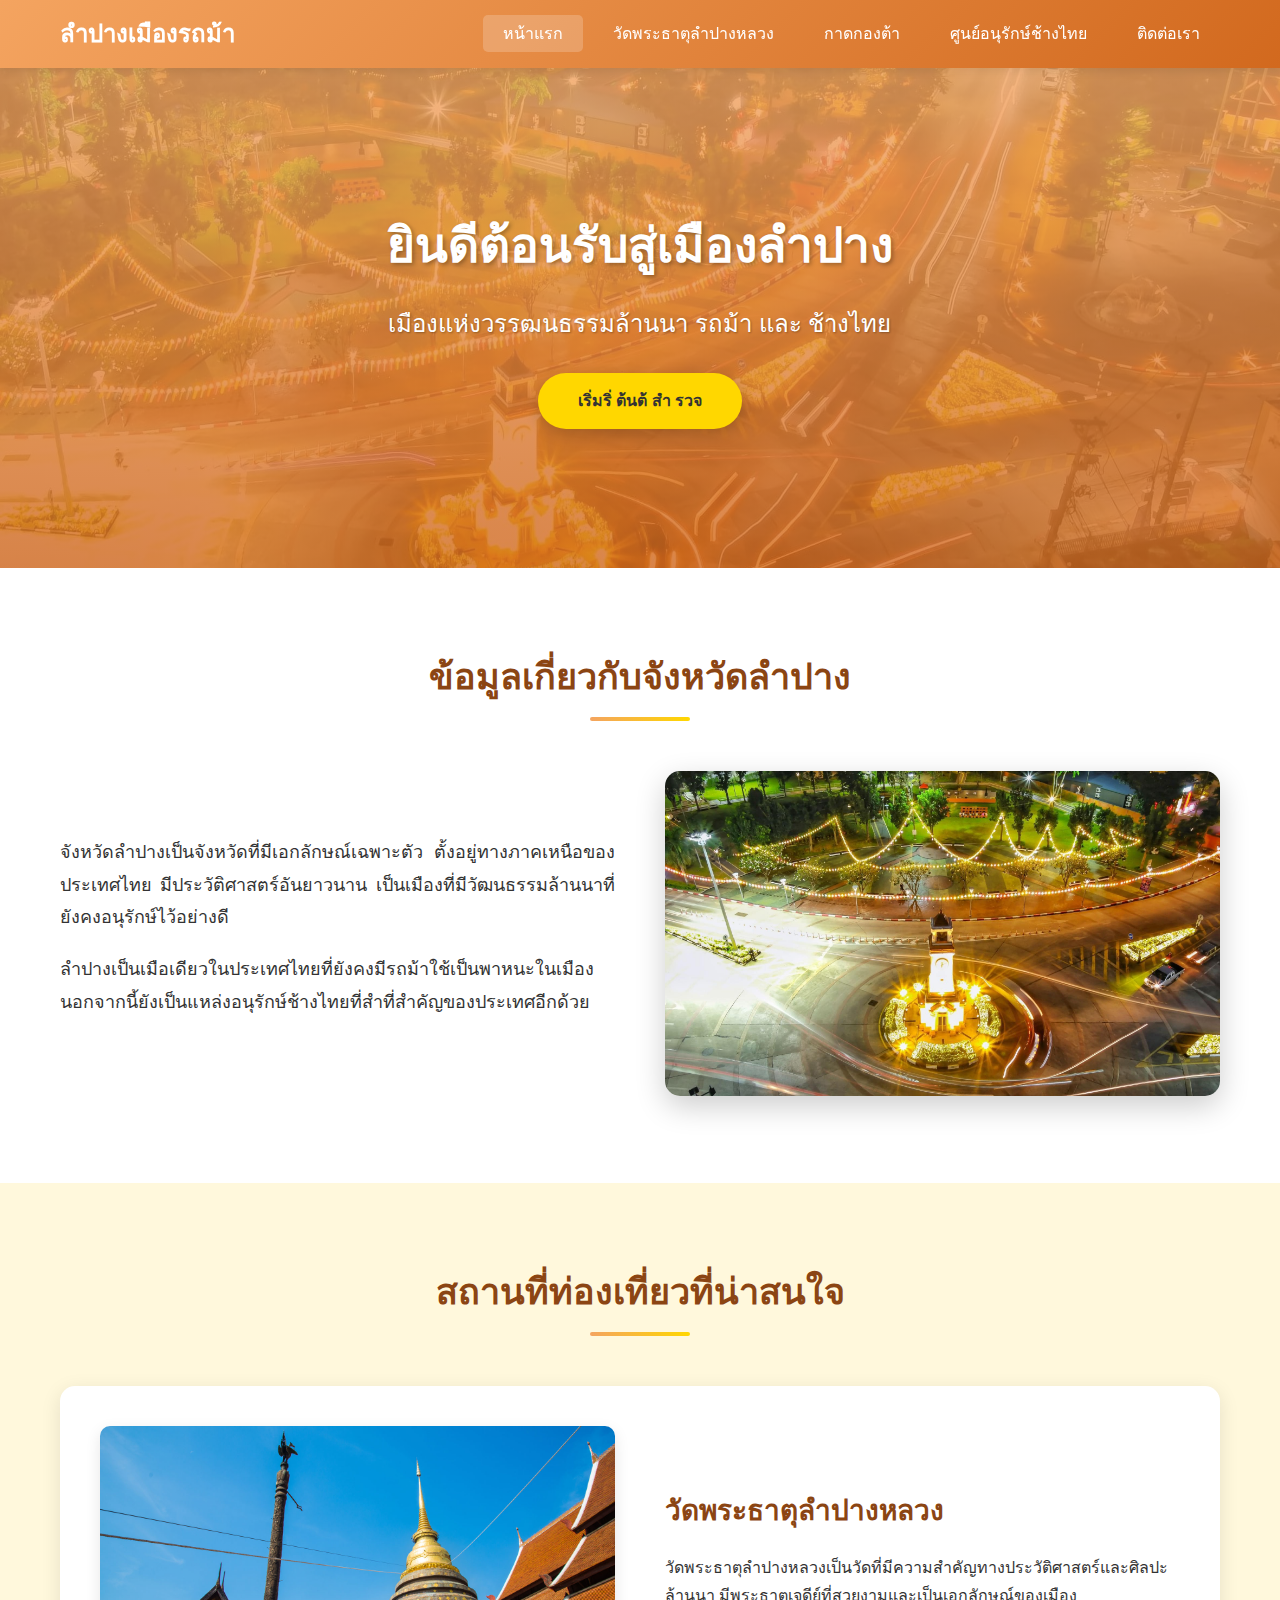
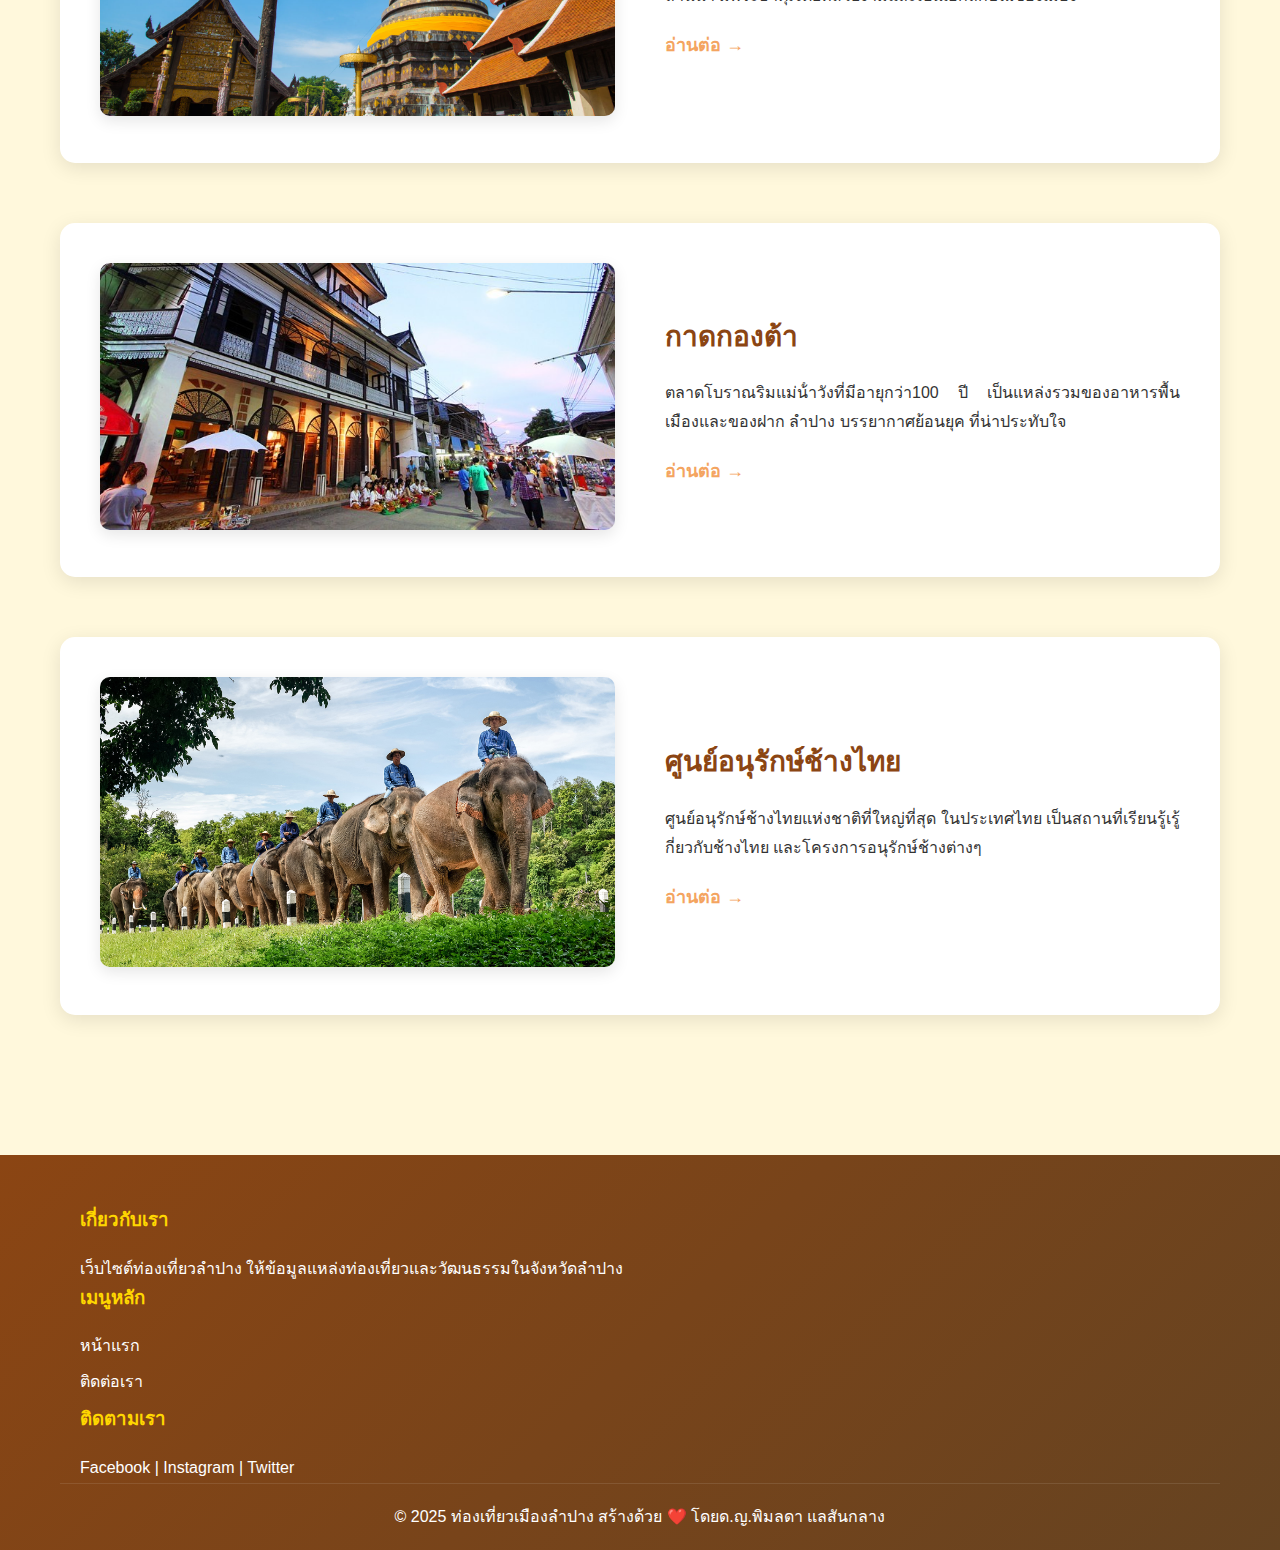
<file: index.html>
<!DOCTYPE html>
 <html lang="th">
 <head>
 <meta charset="UTF-8">
 <meta name="viewport" content="width=device-width, initial-scale=1.0">
 <title>ท่องเที่ยวจังหวัดลำปาง เมืองรถม้า</title>
 <link rel="stylesheet" href="styles.css">
 </head>
 <body>
 <!-- Header และ Navigation -->
 <header>
 <div class="container">
 <div class="logo">
 <h1>ลำปางเมืองรถม้า</h1>
 </div>
 <nav>
 <ul>
 <li><a href="index.html" class="active">หน้าแรก</a></li>
 <li><a href="wat-phra-that.html">วัดพระธาตุลำปางหลวง</a></li>
 <li><a href="kad-kong-ta.html">กาดกองต้า</a></li>
 <li><a href="elephant-center.html">ศูนย์อนุรักษ์ช้างไทย</a></li>
 <li><a href="contact.html">ติดต่อเรา</a></li>
 </ul>
 </nav>
 </div>
 </header>

 <!-- Hero Section -->
 <section class="hero">
 <div class="hero-content">
 <h2>ยินดีต้อนรับสู่เมืองลำปาง</h2>
 <p>เมืองแห่งวรรฒนธรรมล้านนา รถม้า และ ช้างไทย</p>
 <a href="#attractions" class="btn">เริ่มริ่ ต้นต้ สํา รวจ</a>
 </div>
 </section>

 <!-- ข้อมูลของจังหวัดลำปาง -->
 <section class="about" id="attractions">
 <div class="container">
 <h2 class="section-title">ข้อมูลเกี่ยวกับจังหวัดลำปาง</h2>
 <div class="content-wrapper">
 <div class="content-text">
 <p>จังหวัดลำปางเป็นจังหวัดที่มีเอกลักษณ์เฉพาะตัว ตั้งอยู่ทางภาคเหนือของประเทศไทย มีประวัติศาสตร์อันยาวนาน เป็นเมืองที่มีวัฒนธรรมล้านนาที่ยังคงอนุรักษ์ไว้อย่างดี</p>
 <p>ลําปางเป็นเมือเดียวในประเทศไทยที่ยังคงมีรถม้าใช้เป็นพาหนะในเมืองนอกจากนี้ยังเป็นแหล่งอนุรักษ์ช้างไทยที่สําที่สําคัญของประเทศอีกด้วย</p>
 </div>
 <div class="content-image">
 <img src="images/lampang1.jpg" alt="ลํา ปาง">
 </div>
 </div>
 </div>


 </section>

 <!-- สถานที่ท่องเที่ยวที่น่าสนใจ -->
 <section class="attractions">
 <div class="container">
 <h2 class="section-title">สถานที่ท่องเที่ยวที่น่าสนใจ</h2>

 <!-- สถานที่ 1 -->
 <div class="attraction-item">
 <div class="attraction-image">
 <img src="images/Watphrathatlampangluang.jpg" alt="วัดพระธาตุลำปางหลวง">
 </div>
 <div class="attraction-content">
 <h3>วัดพระธาตุลําปางหลวง</h3>
 <p>วัดพระธาตุลําปางหลวงเป็นวัดที่มีความสําคัญทางประวัติศาสตร์และศิลปะล้านนา มีพระธาตุเจดีย์ที่สวยงามและเป็นเอกลักษณ์ของเมือง</p>
 <a href="wat-phra-that.html" class="btn-link">อ่านต่อ →</a>
 </div>
 </div>

 <!-- สถานที่ 2 -->
 <div class="attraction-item reverse">
 <div class="attraction-content">
 <h3>กาดกองต้า</h3>
 <p>ตลาดโบราณริมแม่น้ําวังที่มีอายุกว่า100 ปี เป็นแหล่งรวมของอาหารพื้นเมืองและของฝาก
ลําปาง บรรยากาศย้อนยุค ที่น่าประทับใจ</p>
 <a href="images/kongtamarket1.jpg" class="btn-link">อ่านต่อ →</a>
 </div>
 <div class="attraction-image">
 <img src="images/kongtamarket1.jpg" alt="ตลาดกาดก้อก้ งต้าต้">
 </div>
 </div>

 <!-- สถานที่ 3 -->
 <div class="attraction-item">
 <div class="attraction-image">
 <img src="images/changthai1.jpg" alt="ศูนศู ย์อย์ นุรักษ์ช้าช้งไทย">
 </div>
 <div class="attraction-content">
 <h3>ศูนย์อนุรักษ์ช้างไทย</h3>
 <p>ศูนย์อนุรักษ์ช้างไทยแห่งชาติที่ใหญ่ที่สุด ในประเทศไทย เป็นสถานที่เรียนรู้เรู้กี่ยวกับช้างไทย
และโครงการอนุรักษ์ช้างต่างๆ</p>
 <a href="elephant-center.html" class="btn-link">อ่านต่อ →</a>
 </div>
 </div>
 </div>
 </section>
 <!-- Footer -->
 <footer>
 <div class="container">
 <div class="container">
     <div class="footer-section">
 <h3>เกี่ยวกับเรา</h3>

 <p>เว็บไซต์ท่องเที่ยวลําปาง ให้ข้อมูลแหล่งท่องเที่ยวและวัฒนธรรมในจังหวัดลําปาง</p>
 </div>
 <div class="footer-section">
 <h3>เมนูหลัก</h3>
 <ul>
 <li><a href="index.html">หน้าแรก</a></li>
 <li><a href="contact.html">ติดต่อเรา</a></li>
 </ul>
 </div>
 <div class="footer-section">
 <h3>ติดตามเรา</h3>
 <p>Facebook | Instagram | Twitter</p>
 </div>
 </div>
 <div class="footer-bottom">
 <p>&copy; 2025 ท่องเที่ยวเมืองลำปาง สร้างด้วย ❤️ โดยด.ญ.พิมลดา แลสันกลาง</p>
 </div>
 </div>
</footer> 
</body>
 </html>
</file>
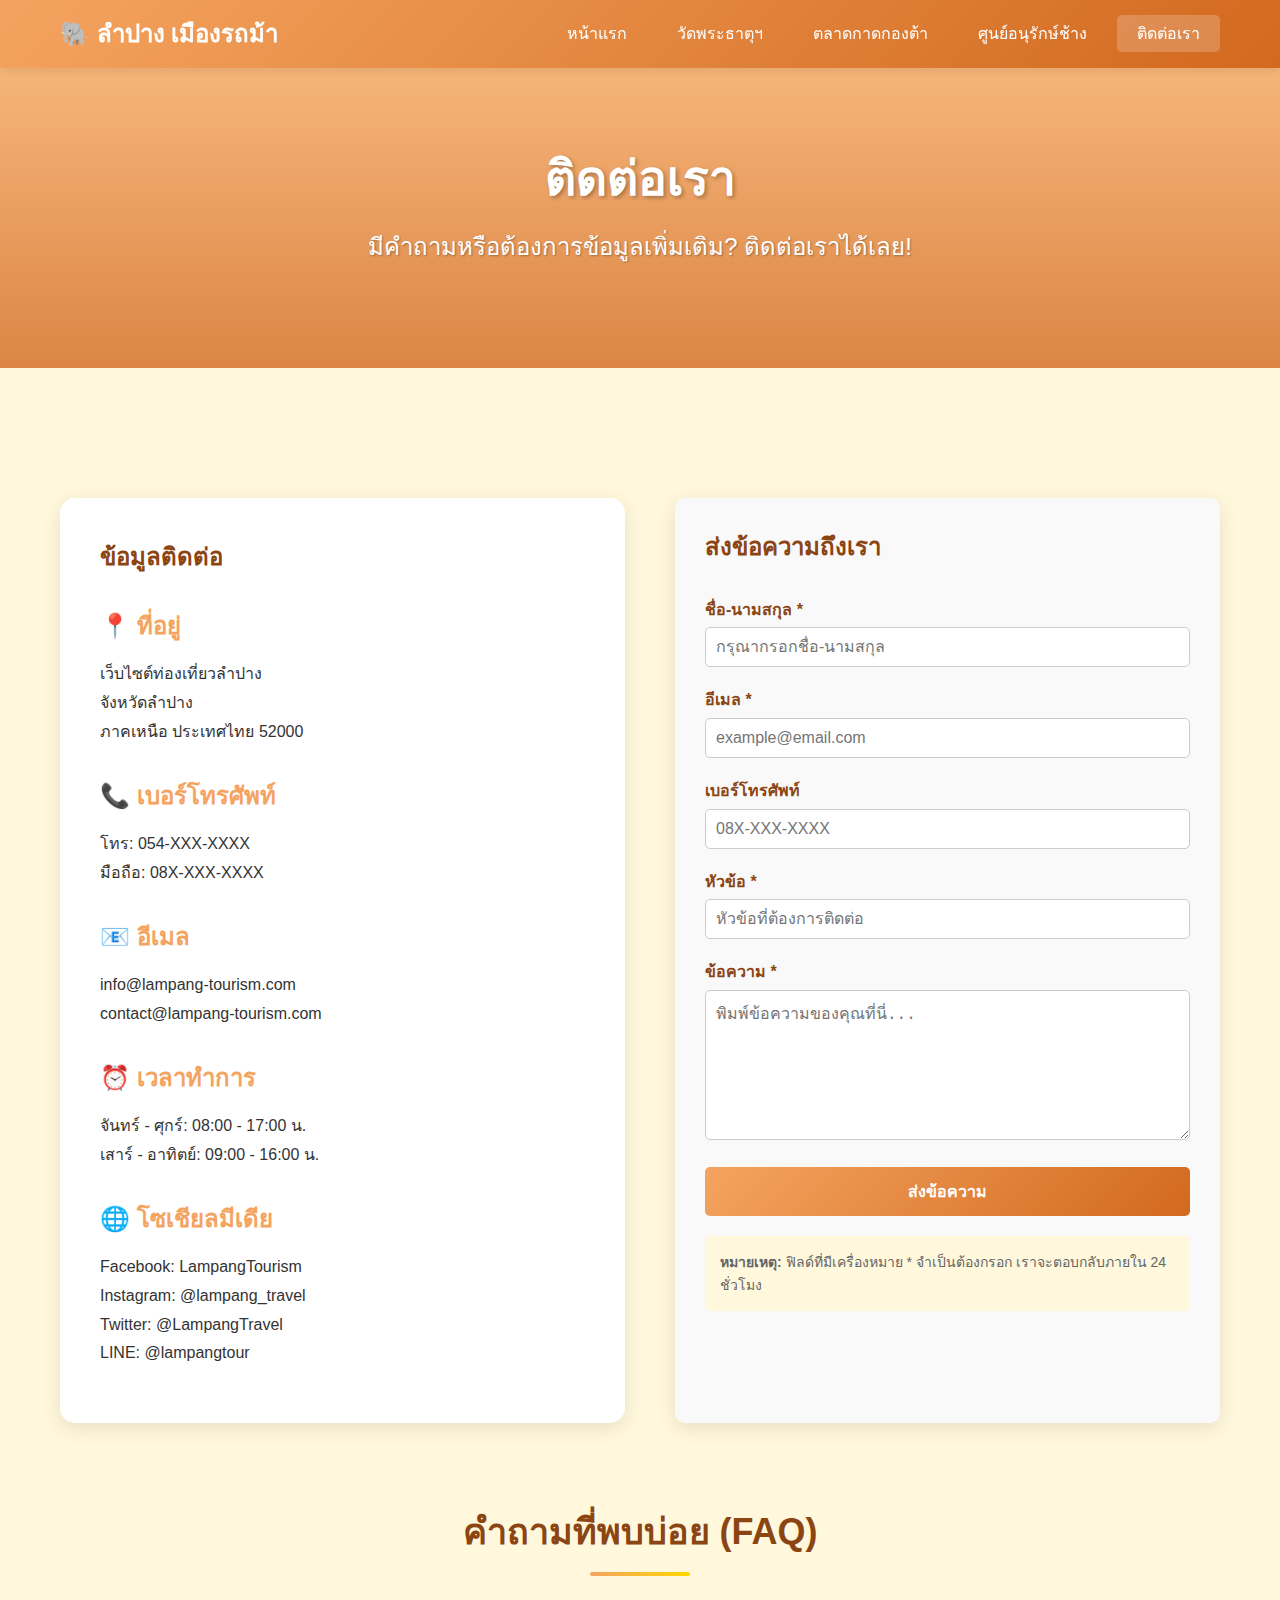
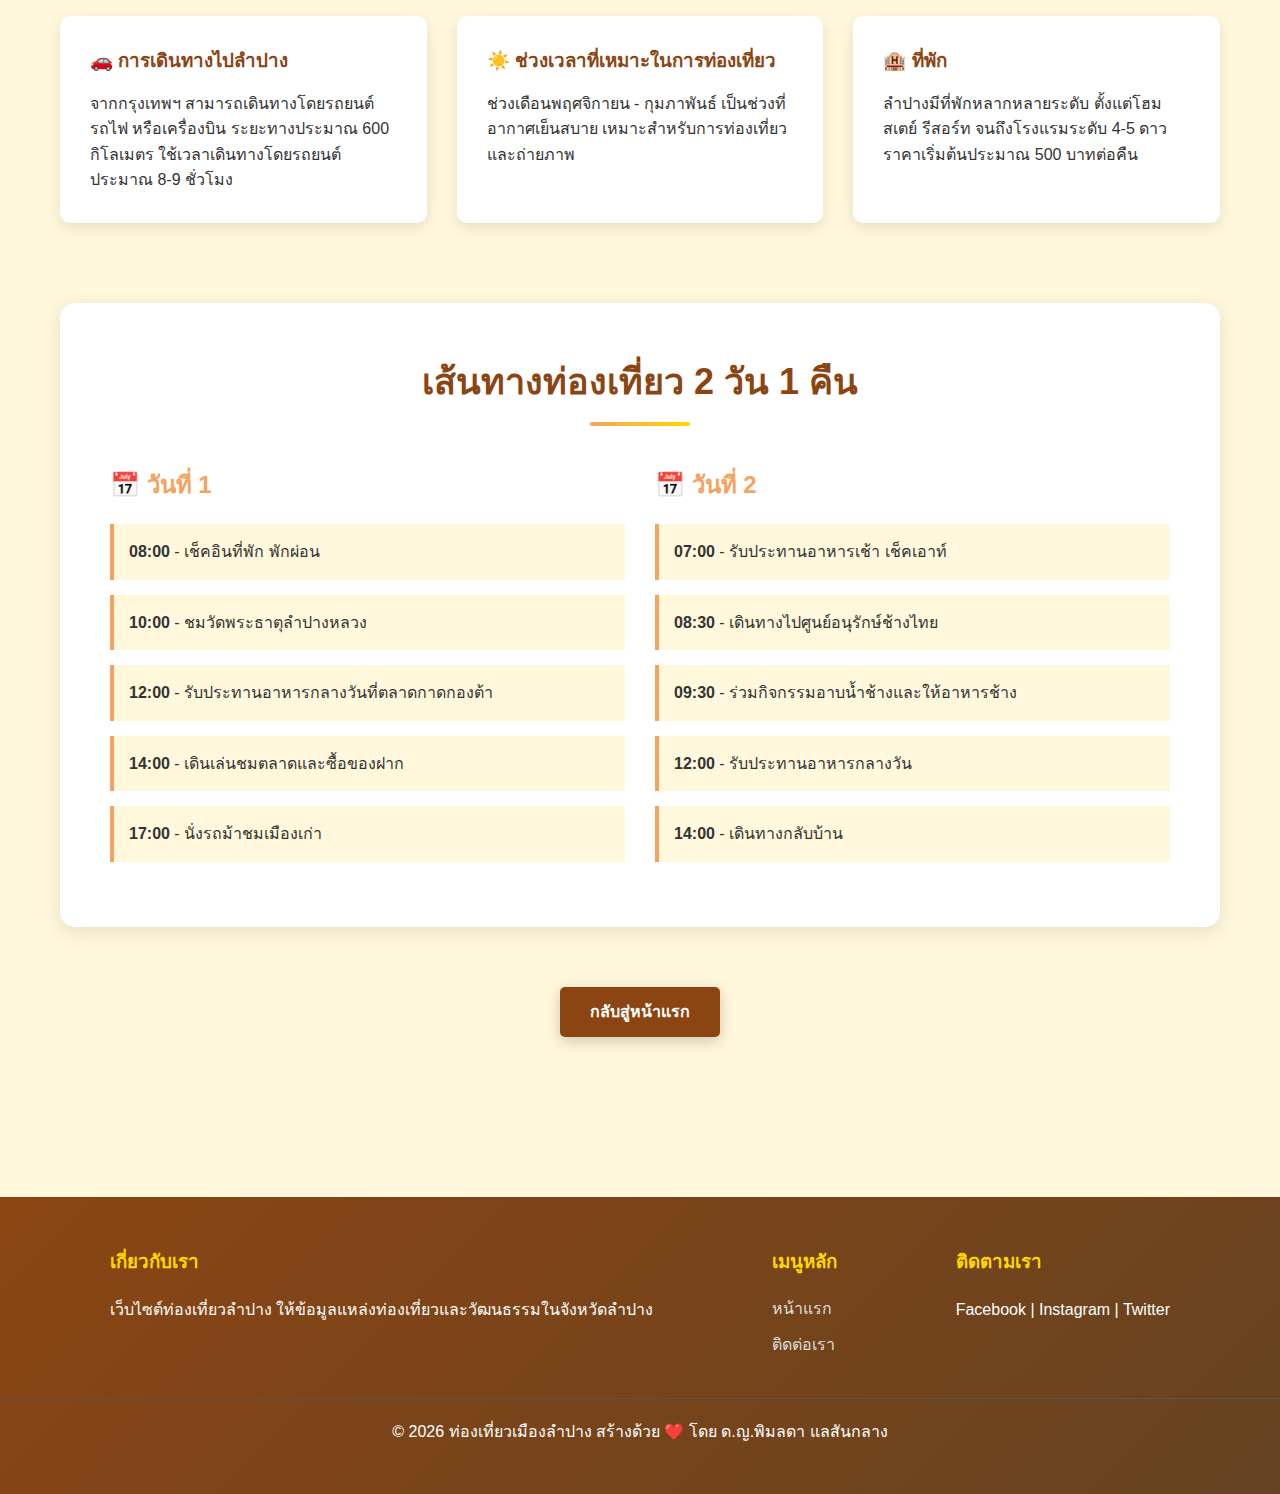
<file: contact.html>
<!DOCTYPE html>
<html lang="th">
<head>
    <meta charset="UTF-8">
    <meta name="viewport" content="width=device-width, initial-scale=1.0">
    <title>ติดต่อเรา - ท่องเที่ยวลำปาง</title>
    <link rel="stylesheet" href="styles.css">
</head>
<body>
    <header>
        <div class="container">
            <div class="logo">
                <h1>🐘 ลำปาง เมืองรถม้า</h1>
            </div>
            <nav>
                <ul>
                    <li><a href="index.html">หน้าแรก</a></li>
                    <li><a href="wat-phra-that.html">วัดพระธาตุฯ</a></li>
                    <li><a href="kad-kong-ta.html">ตลาดกาดกองต้า</a></li>
                    <li><a href="elephant-center.html">ศูนย์อนุรักษ์ช้าง</a></li>
                    <li><a href="contact.html" class="active">ติดต่อเรา</a></li>
                </ul>
            </nav>
        </div>
    </header>

    <section class="hero" style="height: 300px; background-image: linear-gradient(rgba(244, 164, 96, 0.8), rgba(210, 105, 30, 0.8)), url('https://images.unsplash.com/photo-1423666639041-f56000c27a9a?w=1600&h=400&fit=crop'); background-size: cover; background-position: center; display: flex; align-items: center; justify-content: center; color: white; text-align: center;">
        <div class="hero-content">
            <h2 style="font-size: 3rem; margin-bottom: 10px;">ติดต่อเรา</h2>
            <p>มีคำถามหรือต้องการข้อมูลเพิ่มเติม? ติดต่อเราได้เลย!</p>
        </div>
    </section>

    <section class="contact-section">
        <div class="container">
            <div class="contact-container" style="display: flex; flex-wrap: wrap; gap: 50px; margin-top: 50px;">
                <div class="contact-info" style="flex: 1; min-width: 300px;">
                    <h2 style="color: #8B4513; margin-bottom: 30px;">ข้อมูลติดต่อ</h2>
                    
                    <div style="margin-bottom: 30px;">
                        <h3 style="color: #F4A460; margin-bottom: 15px;">📍 ที่อยู่</h3>
                        <p>เว็บไซต์ท่องเที่ยวลำปาง<br>
                        จังหวัดลำปาง<br>
                        ภาคเหนือ ประเทศไทย 52000</p>
                    </div>

                    <div style="margin-bottom: 30px;">
                        <h3 style="color: #F4A460; margin-bottom: 15px;">📞 เบอร์โทรศัพท์</h3>
                        <p>โทร: 054-XXX-XXXX<br>
                        มือถือ: 08X-XXX-XXXX</p>
                    </div>

                    <div style="margin-bottom: 30px;">
                        <h3 style="color: #F4A460; margin-bottom: 15px;">📧 อีเมล</h3>
                        <p>info@lampang-tourism.com<br>
                        contact@lampang-tourism.com</p>
                    </div>

                    <div style="margin-bottom: 30px;">
                        <h3 style="color: #F4A460; margin-bottom: 15px;">⏰ เวลาทำการ</h3>
                        <p>จันทร์ - ศุกร์: 08:00 - 17:00 น.<br>
                        เสาร์ - อาทิตย์: 09:00 - 16:00 น.</p>
                    </div>

                    <div>
                        <h3 style="color: #F4A460; margin-bottom: 15px;">🌐 โซเชียลมีเดีย</h3>
                        <p>Facebook: LampangTourism<br>
                        Instagram: @lampang_travel<br>
                        Twitter: @LampangTravel<br>
                        LINE: @lampangtour</p>
                    </div>
                </div>

                <div class="contact-form" style="flex: 1; min-width: 300px; background: #f9f9f9; padding: 30px; border-radius: 10px;">
                    <h2 style="color: #8B4513; margin-bottom: 30px;">ส่งข้อความถึงเรา</h2>
                    <form>
                        <div class="form-group" style="margin-bottom: 20px;">
                            <label for="name" style="display: block; margin-bottom: 5px;">ชื่อ-นามสกุล *</label>
                            <input type="text" id="name" name="name" required placeholder="กรุณากรอกชื่อ-นามสกุล" style="width: 100%; padding: 10px; border: 1px solid #ccc; border-radius: 5px;">
                        </div>

                        <div class="form-group" style="margin-bottom: 20px;">
                            <label for="email" style="display: block; margin-bottom: 5px;">อีเมล *</label>
                            <input type="email" id="email" name="email" required placeholder="example@email.com" style="width: 100%; padding: 10px; border: 1px solid #ccc; border-radius: 5px;">
                        </div>

                        <div class="form-group" style="margin-bottom: 20px;">
                            <label for="phone" style="display: block; margin-bottom: 5px;">เบอร์โทรศัพท์</label>
                            <input type="tel" id="phone" name="phone" placeholder="08X-XXX-XXXX" style="width: 100%; padding: 10px; border: 1px solid #ccc; border-radius: 5px;">
                        </div>

                        <div class="form-group" style="margin-bottom: 20px;">
                            <label for="subject" style="display: block; margin-bottom: 5px;">หัวข้อ *</label>
                            <input type="text" id="subject" name="subject" required placeholder="หัวข้อที่ต้องการติดต่อ" style="width: 100%; padding: 10px; border: 1px solid #ccc; border-radius: 5px;">
                        </div>

                        <div class="form-group" style="margin-bottom: 20px;">
                            <label for="message" style="display: block; margin-bottom: 5px;">ข้อความ *</label>
                            <textarea id="message" name="message" required placeholder="พิมพ์ข้อความของคุณที่นี่..." style="width: 100%; padding: 10px; border: 1px solid #ccc; border-radius: 5px; height: 100px;"></textarea>
                        </div>

                        <button type="submit" class="submit-btn" style="background-color: #8B4513; color: white; padding: 12px 25px; border: none; border-radius: 5px; cursor: pointer; font-size: 16px;">ส่งข้อความ</button>
                    </form>

                    <div style="margin-top: 20px; padding: 15px; background-color: #FFF8DC; border-radius: 5px;">
                        <p style="font-size: 14px; color: #666; margin: 0;">
                            <strong>หมายเหตุ:</strong> ฟิลด์ที่มีเครื่องหมาย * จำเป็นต้องกรอก เราจะตอบกลับภายใน 24 ชั่วโมง
                        </p>
                    </div>
                </div>
            </div>

            <div style="margin-top: 80px;">
                <h2 class="section-title" style="text-align: center; color: #8B4513; margin-bottom: 40px;">คำถามที่พบบ่อย (FAQ)</h2>
                <div style="display: grid; grid-template-columns: repeat(auto-fit, minmax(300px, 1fr)); gap: 30px;">
                    <div style="background-color: white; padding: 30px; border-radius: 10px; box-shadow: 0 5px 15px rgba(0,0,0,0.1);">
                        <h3 style="color: #8B4513; margin-bottom: 15px;">🚗 การเดินทางไปลำปาง</h3>
                        <p>จากกรุงเทพฯ สามารถเดินทางโดยรถยนต์ รถไฟ หรือเครื่องบิน ระยะทางประมาณ 600 กิโลเมตร ใช้เวลาเดินทางโดยรถยนต์ประมาณ 8-9 ชั่วโมง</p>
                    </div>
                    <div style="background-color: white; padding: 30px; border-radius: 10px; box-shadow: 0 5px 15px rgba(0,0,0,0.1);">
                        <h3 style="color: #8B4513; margin-bottom: 15px;">☀️ ช่วงเวลาที่เหมาะในการท่องเที่ยว</h3>
                        <p>ช่วงเดือนพฤศจิกายน - กุมภาพันธ์ เป็นช่วงที่อากาศเย็นสบาย เหมาะสำหรับการท่องเที่ยวและถ่ายภาพ</p>
                    </div>
                    <div style="background-color: white; padding: 30px; border-radius: 10px; box-shadow: 0 5px 15px rgba(0,0,0,0.1);">
                        <h3 style="color: #8B4513; margin-bottom: 15px;">🏨 ที่พัก</h3>
                        <p>ลำปางมีที่พักหลากหลายระดับ ตั้งแต่โฮมสเตย์ รีสอร์ท จนถึงโรงแรมระดับ 4-5 ดาว ราคาเริ่มต้นประมาณ 500 บาทต่อคืน</p>
                    </div>
                </div>
            </div>

            <div style="margin-top: 80px; background-color: white; padding: 50px; border-radius: 15px; box-shadow: 0 5px 20px rgba(0,0,0,0.1);">
                <h2 class="section-title" style="text-align: center; color: #8B4513; margin-bottom: 40px;">เส้นทางท่องเที่ยว 2 วัน 1 คืน</h2>
                
                <div style="display: flex; flex-wrap: wrap; gap: 30px;">
                    <div style="flex: 1; min-width: 300px;">
                        <h3 style="color: #F4A460; margin-bottom: 20px; font-size: 24px;">📅 วันที่ 1</h3>
                        <ul style="list-style: none; padding-left: 0;">
                            <li style="padding: 15px; border-left: 4px solid #F4A460; margin-bottom: 15px; background-color: #FFF8DC;"><strong>08:00</strong> - เช็คอินที่พัก พักผ่อน</li>
                            <li style="padding: 15px; border-left: 4px solid #F4A460; margin-bottom: 15px; background-color: #FFF8DC;"><strong>10:00</strong> - ชมวัดพระธาตุลำปางหลวง</li>
                            <li style="padding: 15px; border-left: 4px solid #F4A460; margin-bottom: 15px; background-color: #FFF8DC;"><strong>12:00</strong> - รับประทานอาหารกลางวันที่ตลาดกาดกองต้า</li>
                            <li style="padding: 15px; border-left: 4px solid #F4A460; margin-bottom: 15px; background-color: #FFF8DC;"><strong>14:00</strong> - เดินเล่นชมตลาดและซื้อของฝาก</li>
                            <li style="padding: 15px; border-left: 4px solid #F4A460; margin-bottom: 15px; background-color: #FFF8DC;"><strong>17:00</strong> - นั่งรถม้าชมเมืองเก่า</li>
                        </ul>
                    </div>

                    <div style="flex: 1; min-width: 300px;">
                        <h3 style="color: #F4A460; margin-bottom: 20px; font-size: 24px;">📅 วันที่ 2</h3>
                        <ul style="list-style: none; padding-left: 0;">
                            <li style="padding: 15px; border-left: 4px solid #F4A460; margin-bottom: 15px; background-color: #FFF8DC;"><strong>07:00</strong> - รับประทานอาหารเช้า เช็คเอาท์</li>
                            <li style="padding: 15px; border-left: 4px solid #F4A460; margin-bottom: 15px; background-color: #FFF8DC;"><strong>08:30</strong> - เดินทางไปศูนย์อนุรักษ์ช้างไทย</li>
                            <li style="padding: 15px; border-left: 4px solid #F4A460; margin-bottom: 15px; background-color: #FFF8DC;"><strong>09:30</strong> - ร่วมกิจกรรมอาบน้ำช้างและให้อาหารช้าง</li>
                            <li style="padding: 15px; border-left: 4px solid #F4A460; margin-bottom: 15px; background-color: #FFF8DC;"><strong>12:00</strong> - รับประทานอาหารกลางวัน</li>
                            <li style="padding: 15px; border-left: 4px solid #F4A460; margin-bottom: 15px; background-color: #FFF8DC;"><strong>14:00</strong> - เดินทางกลับบ้าน</li>
                        </ul>
                    </div>
                </div>
            </div>

            <div style="margin-top: 60px; text-align: center;">
                <a href="index.html" class="btn" style="background-color: #8B4513; color: white; padding: 12px 30px; text-decoration: none; border-radius: 5px; font-weight: bold;">กลับสู่หน้าแรก</a>
            </div>
        </div>
    </section>

    <footer style="background-color: #333; color: white; padding: 50px 0; margin-top: 80px;">
        <div class="container" style="display: flex; flex-wrap: wrap; justify-content: space-between; gap: 30px; max-width: 1100px; margin: 0 auto; padding: 0 20px;">
            <div class="footer-section">
                <h3>เกี่ยวกับเรา</h3>
                <p>เว็บไซต์ท่องเที่ยวลำปาง ให้ข้อมูลแหล่งท่องเที่ยวและวัฒนธรรมในจังหวัดลำปาง</p>
            </div>
            <div class="footer-section">
                <h3>เมนูหลัก</h3>
                <ul style="list-style: none; padding: 0;">
                    <li><a href="index.html" style="color: #ddd; text-decoration: none;">หน้าแรก</a></li>
                    <li><a href="contact.html" style="color: #ddd; text-decoration: none;">ติดต่อเรา</a></li>
                </ul>
            </div>
            <div class="footer-section">
                <h3>ติดตามเรา</h3>
                <p>Facebook | Instagram | Twitter</p>
            </div>
        </div>
        <div class="footer-bottom" style="text-align: center; margin-top: 30px; border-top: 1px solid #555; padding-top: 20px;">
            <p>&copy; 2026 ท่องเที่ยวเมืองลำปาง สร้างด้วย ❤️ โดย ด.ญ.พิมลดา แลสันกลาง</p>
        </div>
    </footer>
</body>
</html>
</file>
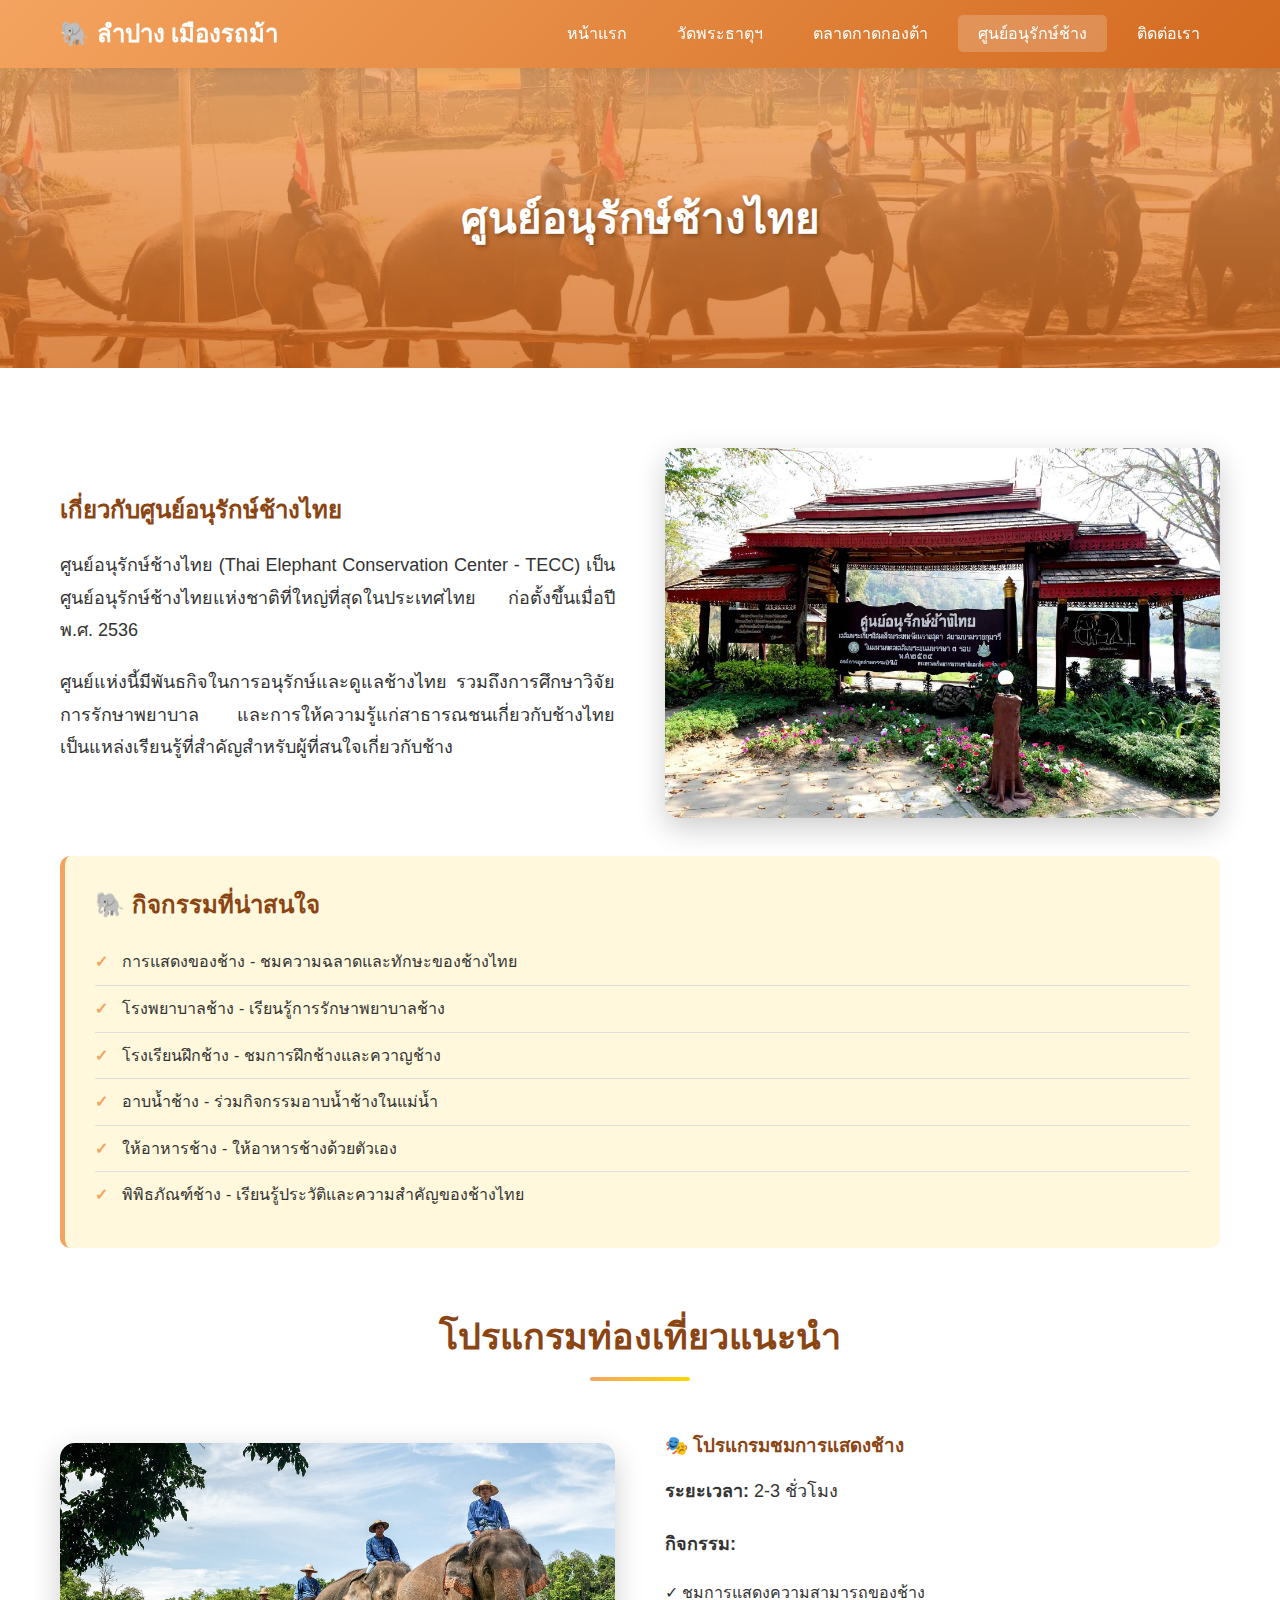
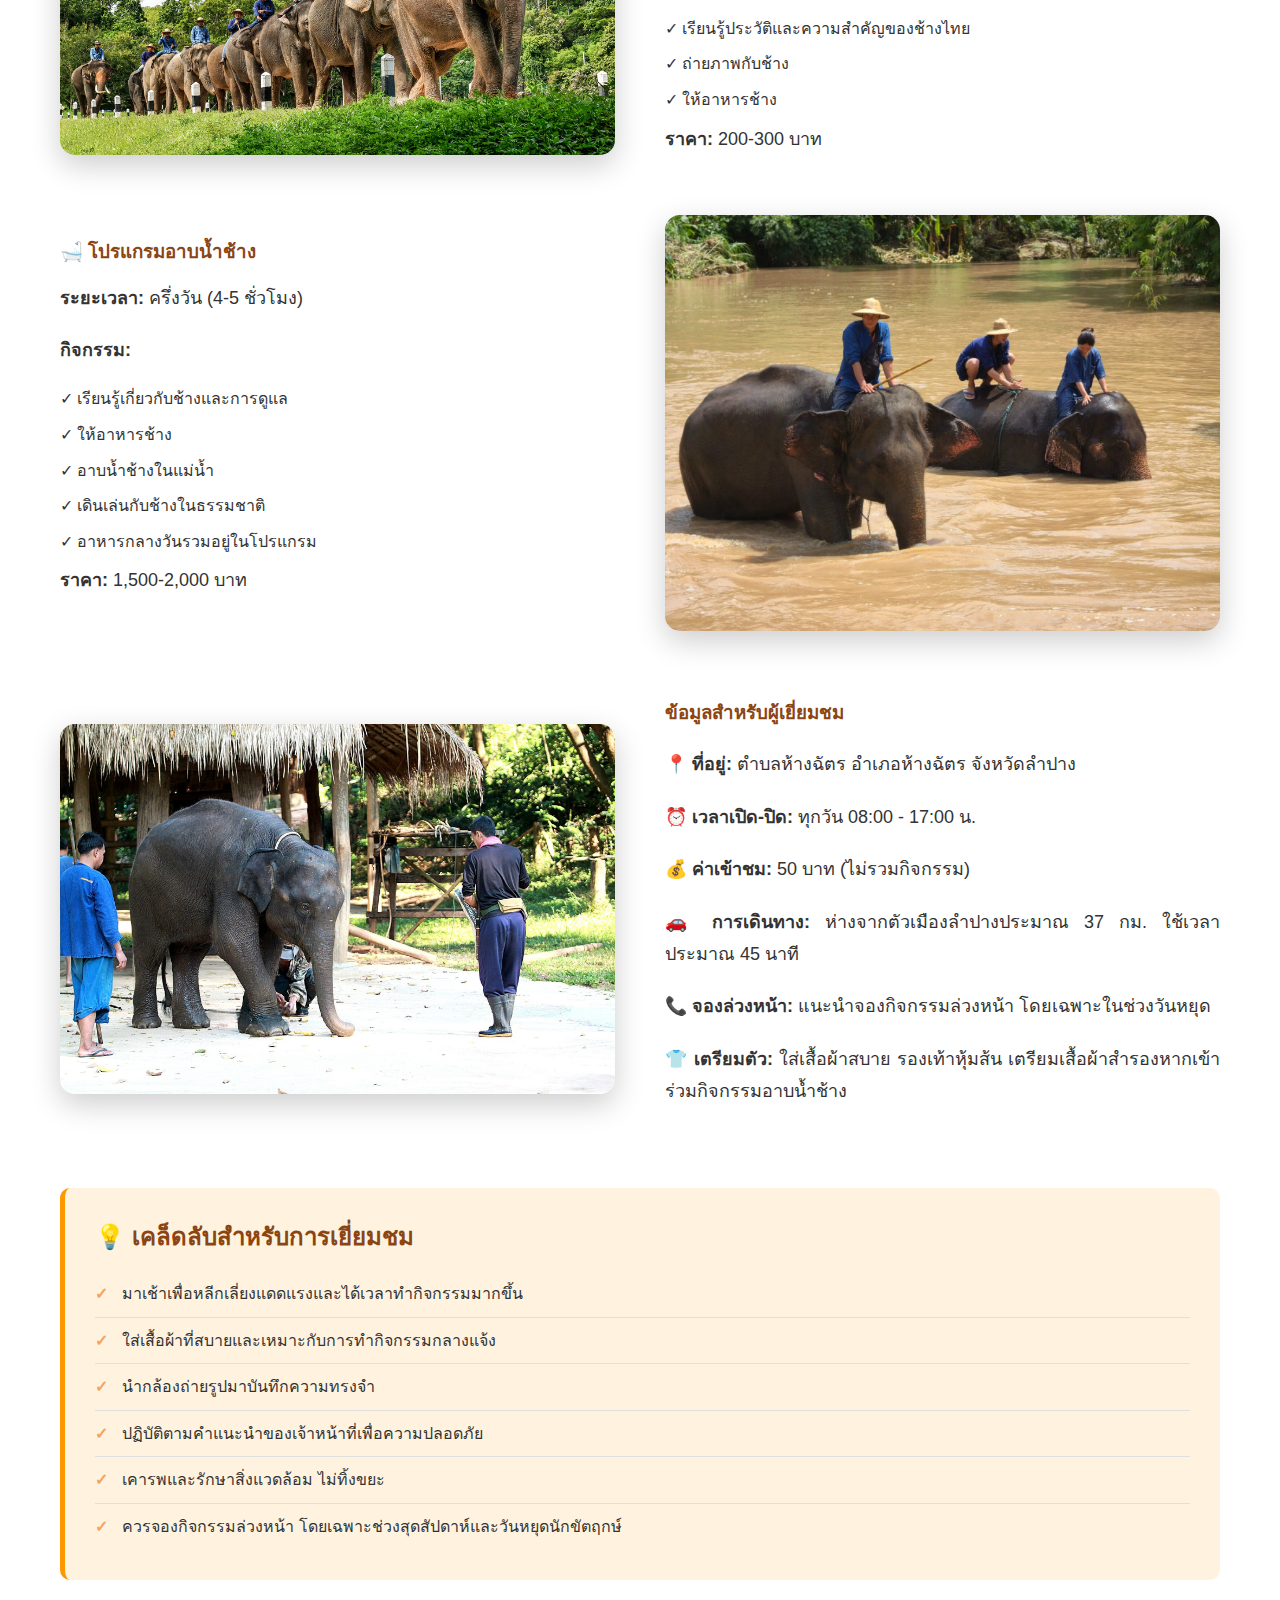
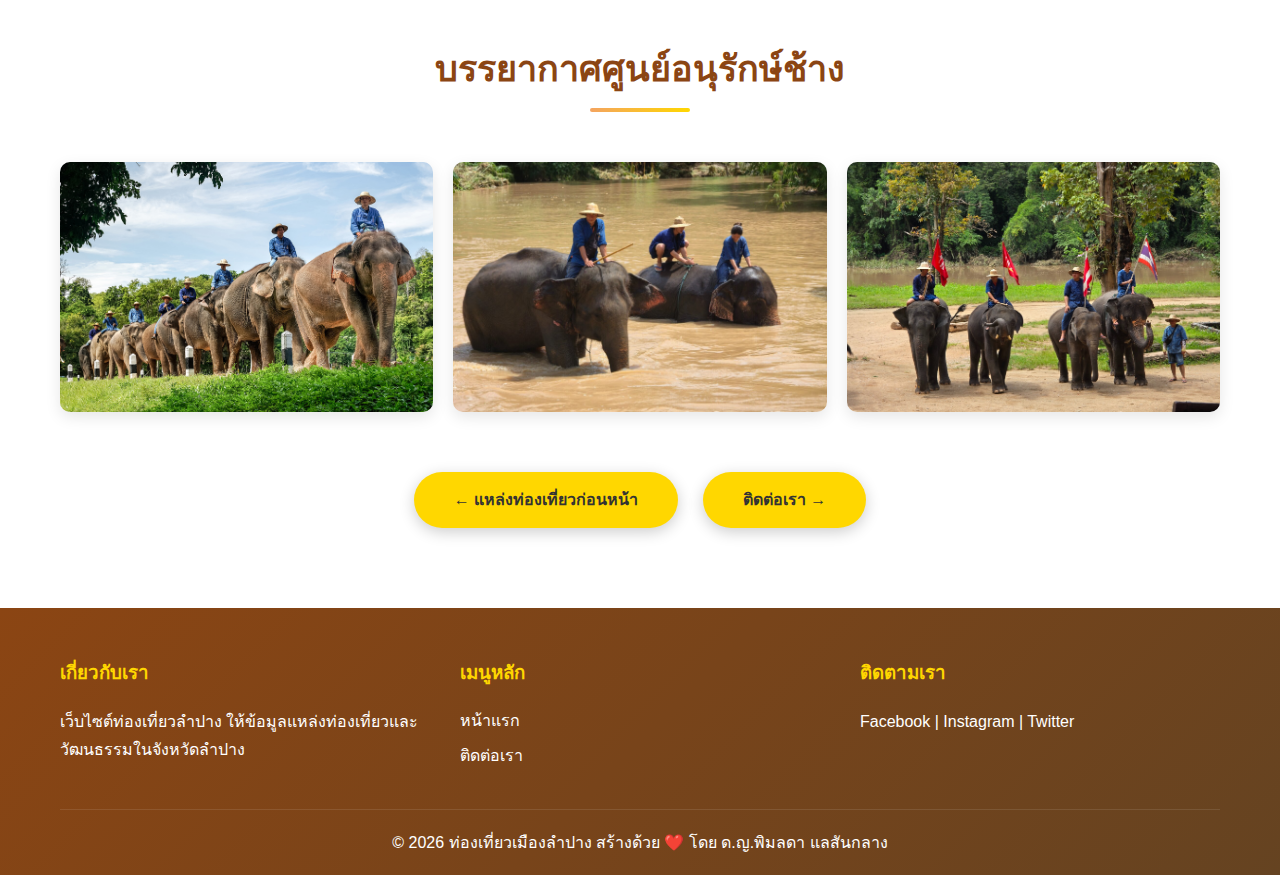
<file: elephant-center.html>
<!DOCTYPE html>
<html lang="th">
<head>
    <meta charset="UTF-8">
    <meta name="viewport" content="width=device-width, initial-scale=1.0">
    <title>ศูนย์อนุรักษ์ช้างไทย - ท่องเที่ยวลำปาง</title>
    <link rel="stylesheet" href="styles.css">
</head>
<body>
    <header>
        <div class="container">
            <div class="logo">
                <h1>🐘 ลำปาง เมืองรถม้า</h1>
            </div>
            <nav>
                <ul>
                    <li><a href="index.html">หน้าแรก</a></li>
                    <li><a href="wat-phra-that.html">วัดพระธาตุฯ</a></li>
                    <li><a href="kad-kong-ta.html">ตลาดกาดกองต้า</a></li>
                    <li><a href="elephant-center.html" class="active">ศูนย์อนุรักษ์ช้าง</a></li>
                    <li><a href="contact.html">ติดต่อเรา</a></li>
                </ul>
            </nav>
        </div>
    </header>

    <section class="detail-hero" style="background-image: linear-gradient(rgba(244, 164, 96, 0.8), rgba(210, 105, 30, 0.8)), url('images/changthai0.jpeg');">
        <h2>ศูนย์อนุรักษ์ช้างไทย</h2>
    </section>

    <section class="detail-content">
        <div class="container">
            <div class="content-wrapper">
                <div class="content-text">
                    <h2 style="color: #8B4513; margin-bottom: 20px;">เกี่ยวกับศูนย์อนุรักษ์ช้างไทย</h2>
                    <p>ศูนย์อนุรักษ์ช้างไทย (Thai Elephant Conservation Center - TECC) เป็นศูนย์อนุรักษ์ช้างไทยแห่งชาติที่ใหญ่ที่สุดในประเทศไทย ก่อตั้งขึ้นเมื่อปี พ.ศ. 2536</p>
                    <p>ศูนย์แห่งนี้มีพันธกิจในการอนุรักษ์และดูแลช้างไทย รวมถึงการศึกษาวิจัย การรักษาพยาบาล และการให้ความรู้แก่สาธารณชนเกี่ยวกับช้างไทย เป็นแหล่งเรียนรู้ที่สำคัญสำหรับผู้ที่สนใจเกี่ยวกับช้าง</p>
                </div>
                <div class="content-image">
                    <img src="images/changthai01.jpeg" alt="ศูนย์อนุรักษ์ช้างไทย">
                </div>
            </div>

            <div class="info-box">
                <h3>🐘 กิจกรรมที่น่าสนใจ</h3>
                <ul>
                    <li>การแสดงของช้าง - ชมความฉลาดและทักษะของช้างไทย</li>
                    <li>โรงพยาบาลช้าง - เรียนรู้การรักษาพยาบาลช้าง</li>
                    <li>โรงเรียนฝึกช้าง - ชมการฝึกช้างและควาญช้าง</li>
                    <li>อาบน้ำช้าง - ร่วมกิจกรรมอาบน้ำช้างในแม่น้ำ</li>
                    <li>ให้อาหารช้าง - ให้อาหารช้างด้วยตัวเอง</li>
                    <li>พิพิธภัณฑ์ช้าง - เรียนรู้ประวัติและความสำคัญของช้างไทย</li>
                </ul>
            </div>

            <div style="margin-top: 60px;">
                <h2 class="section-title">โปรแกรมท่องเที่ยวแนะนำ</h2>

                <div class="content-wrapper" style="margin-bottom: 40px;">
                    <div class="content-image">
                        <img src="images/changthai1.jpg" alt="การแสดงช้าง">
                    </div>
                    <div class="content-text">
                        <h3 style="color: #8B4513; margin-bottom: 15px;">🎭 โปรแกรมชมการแสดงช้าง</h3>
                        <p><strong>ระยะเวลา:</strong> 2-3 ชั่วโมง</p>
                        <p><strong>กิจกรรม:</strong></p>
                        <ul style="list-style: none; padding-left: 0;">
                            <li style="margin-bottom: 10px;">✓ ชมการแสดงความสามารถของช้าง</li>
                            <li style="margin-bottom: 10px;">✓ เรียนรู้ประวัติและความสำคัญของช้างไทย</li>
                            <li style="margin-bottom: 10px;">✓ ถ่ายภาพกับช้าง</li>
                            <li style="margin-bottom: 10px;">✓ ให้อาหารช้าง</li>
                        </ul>
                        <p><strong>ราคา:</strong> 200-300 บาท</p>
                    </div>
                </div>

                <div class="content-wrapper">
                    <div class="content-text">
                        <h3 style="color: #8B4513; margin-bottom: 15px;">🛁 โปรแกรมอาบน้ำช้าง</h3>
                        <p><strong>ระยะเวลา:</strong> ครึ่งวัน (4-5 ชั่วโมง)</p>
                        <p><strong>กิจกรรม:</strong></p>
                        <ul style="list-style: none; padding-left: 0;">
                            <li style="margin-bottom: 10px;">✓ เรียนรู้เกี่ยวกับช้างและการดูแล</li>
                            <li style="margin-bottom: 10px;">✓ ให้อาหารช้าง</li>
                            <li style="margin-bottom: 10px;">✓ อาบน้ำช้างในแม่น้ำ</li>
                            <li style="margin-bottom: 10px;">✓ เดินเล่นกับช้างในธรรมชาติ</li>
                            <li style="margin-bottom: 10px;">✓ อาหารกลางวันรวมอยู่ในโปรแกรม</li>
                        </ul>
                        <p><strong>ราคา:</strong> 1,500-2,000 บาท</p>
                    </div>
                    <div class="content-image">
                        <img src="images/changthai2.jpg" alt="อาบน้ำช้าง">
                    </div>
                </div>
            </div>

            <div class="content-wrapper" style="margin-top: 60px;">
                <div class="content-image">
                    <img src="images/changthai6.jpg" alt="ช้างน้อย">
                </div>
                <div class="content-text">
                    <h3 style="color: #8B4513; margin-bottom: 20px;">ข้อมูลสำหรับผู้เยี่ยมชม</h3>
                    <p><strong>📍 ที่อยู่:</strong> ตำบลห้างฉัตร อำเภอห้างฉัตร จังหวัดลำปาง</p>
                    <p><strong>⏰ เวลาเปิด-ปิด:</strong> ทุกวัน 08:00 - 17:00 น.</p>
                    <p><strong>💰 ค่าเข้าชม:</strong> 50 บาท (ไม่รวมกิจกรรม)</p>
                    <p><strong>🚗 การเดินทาง:</strong> ห่างจากตัวเมืองลำปางประมาณ 37 กม. ใช้เวลาประมาณ 45 นาที</p>
                    <p><strong>📞 จองล่วงหน้า:</strong> แนะนำจองกิจกรรมล่วงหน้า โดยเฉพาะในช่วงวันหยุด</p>
                    <p><strong>👕 เตรียมตัว:</strong> ใส่เสื้อผ้าสบาย รองเท้าหุ้มส้น เตรียมเสื้อผ้าสำรองหากเข้าร่วมกิจกรรมอาบน้ำช้าง</p>
                </div>
            </div>

            <div class="info-box" style="margin-top: 60px; background-color: #FFF3E0; border-left-color: #FF9800;">
                <h3>💡 เคล็ดลับสำหรับการเยี่ยมชม</h3>
                <ul>
                    <li>มาเช้าเพื่อหลีกเลี่ยงแดดแรงและได้เวลาทำกิจกรรมมากขึ้น</li>
                    <li>ใส่เสื้อผ้าที่สบายและเหมาะกับการทำกิจกรรมกลางแจ้ง</li>
                    <li>นำกล้องถ่ายรูปมาบันทึกความทรงจำ</li>
                    <li>ปฏิบัติตามคำแนะนำของเจ้าหน้าที่เพื่อความปลอดภัย</li>
                    <li>เคารพและรักษาสิ่งแวดล้อม ไม่ทิ้งขยะ</li>
                    <li>ควรจองกิจกรรมล่วงหน้า โดยเฉพาะช่วงสุดสัปดาห์และวันหยุดนักขัตฤกษ์</li>
                </ul>
            </div>

            <div style="margin-top: 60px;">
                <h2 class="section-title">บรรยากาศศูนย์อนุรักษ์ช้าง</h2>
                <div class="gallery">
                    <img src="images/changthai1.jpg" alt="ช้าง 1">
                    <img src="images/changthai2.jpg" alt="ช้าง 2">
                    <img src="images/changthai3.jpg" alt="ช้าง 3">
                </div>
            </div>

            <div style="margin-top: 60px; text-align: center;">
                <a href="kad-kong-ta.html" class="btn" style="margin-right: 20px;">← แหล่งท่องเที่ยวก่อนหน้า</a>
                <a href="contact.html" class="btn">ติดต่อเรา →</a>
            </div>
        </div>
    </section>

    <footer>
        <div class="container">
            <div class="footer-content">
                <div class="footer-section">
                    <h3>เกี่ยวกับเรา</h3>
                    <p>เว็บไซต์ท่องเที่ยวลำปาง ให้ข้อมูลแหล่งท่องเที่ยวและวัฒนธรรมในจังหวัดลำปาง</p>
                </div>
                <div class="footer-section">
                    <h3>เมนูหลัก</h3>
                    <ul>
                        <li><a href="index.html">หน้าแรก</a></li>
                        <li><a href="contact.html">ติดต่อเรา</a></li>
                    </ul>
                </div>
                <div class="footer-section">
                    <h3>ติดตามเรา</h3>
                    <p>Facebook | Instagram | Twitter</p>
                </div>
            </div>
            <div class="footer-bottom">
                <p>&copy; 2026 ท่องเที่ยวเมืองลำปาง สร้างด้วย ❤️ โดย ด.ญ.พิมลดา แลสันกลาง</p>
            </div>
        </div>
    </footer>
</body>
</html>
</file>
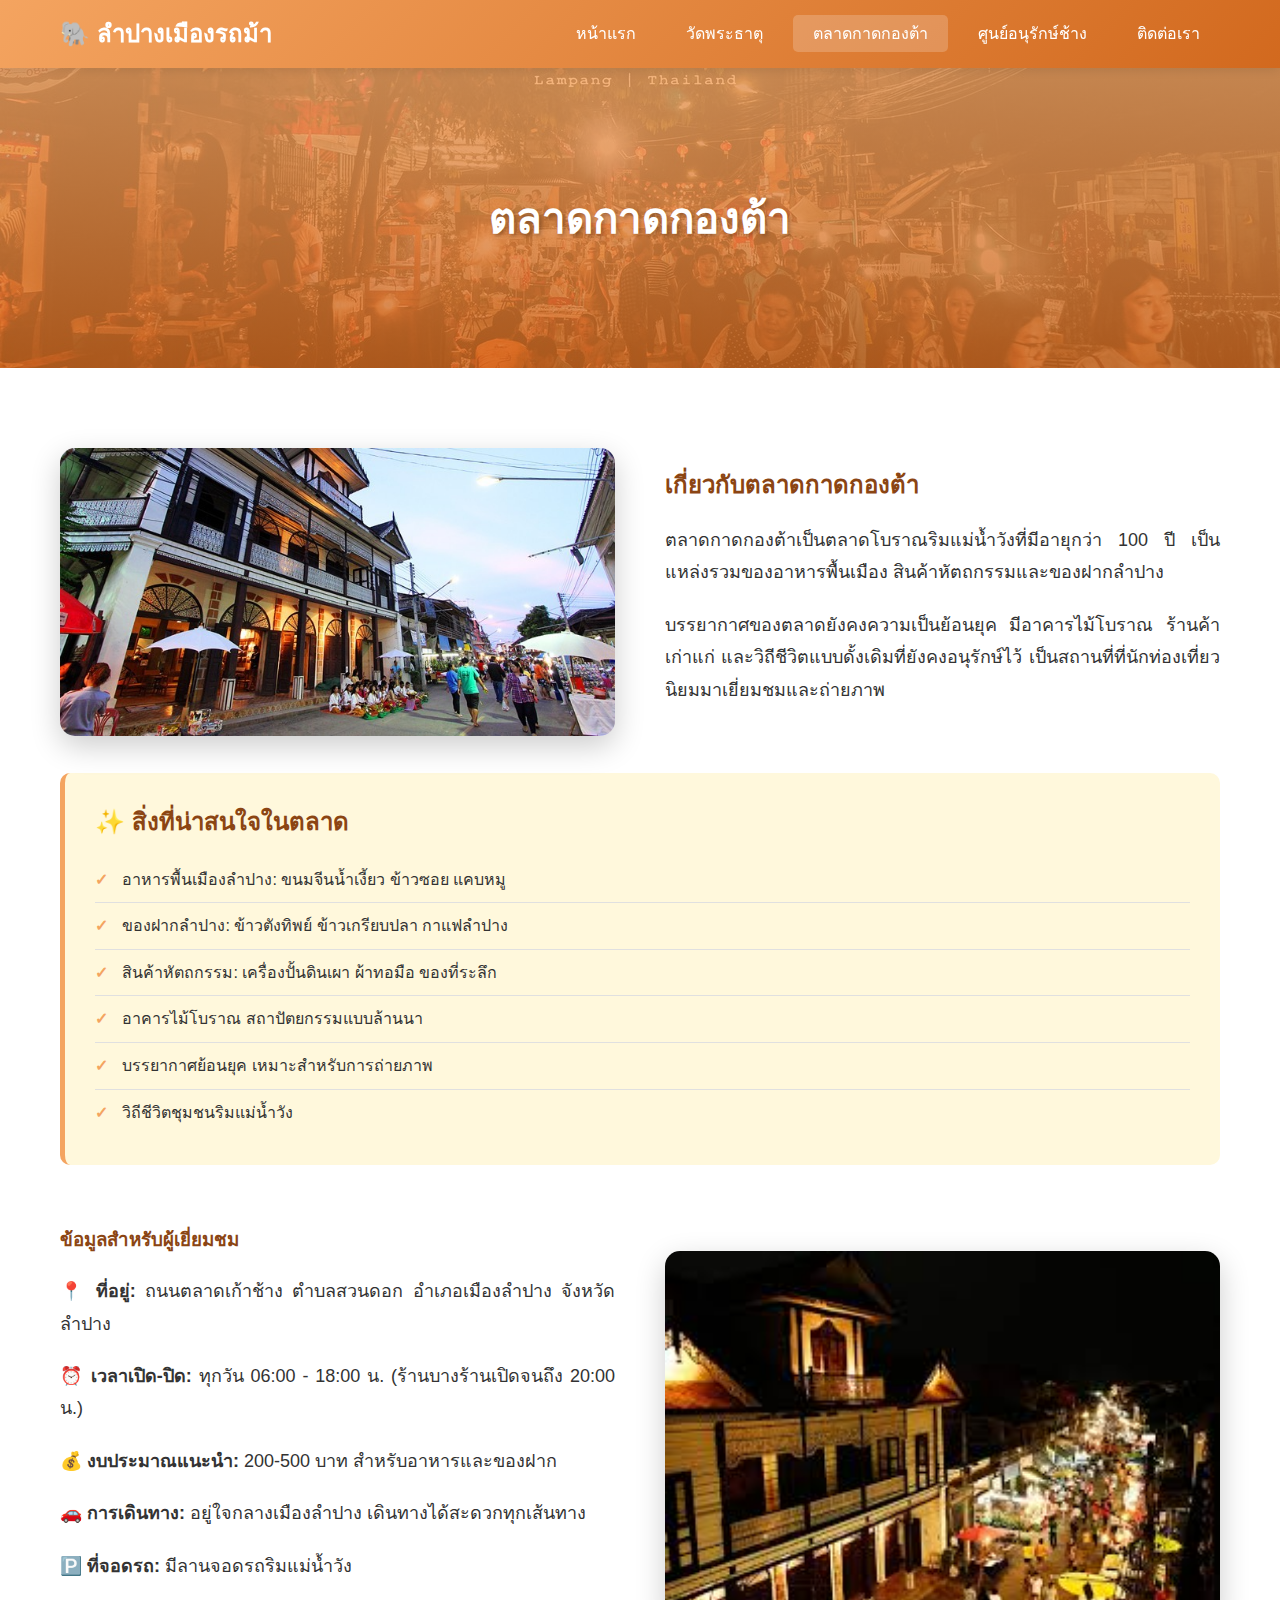
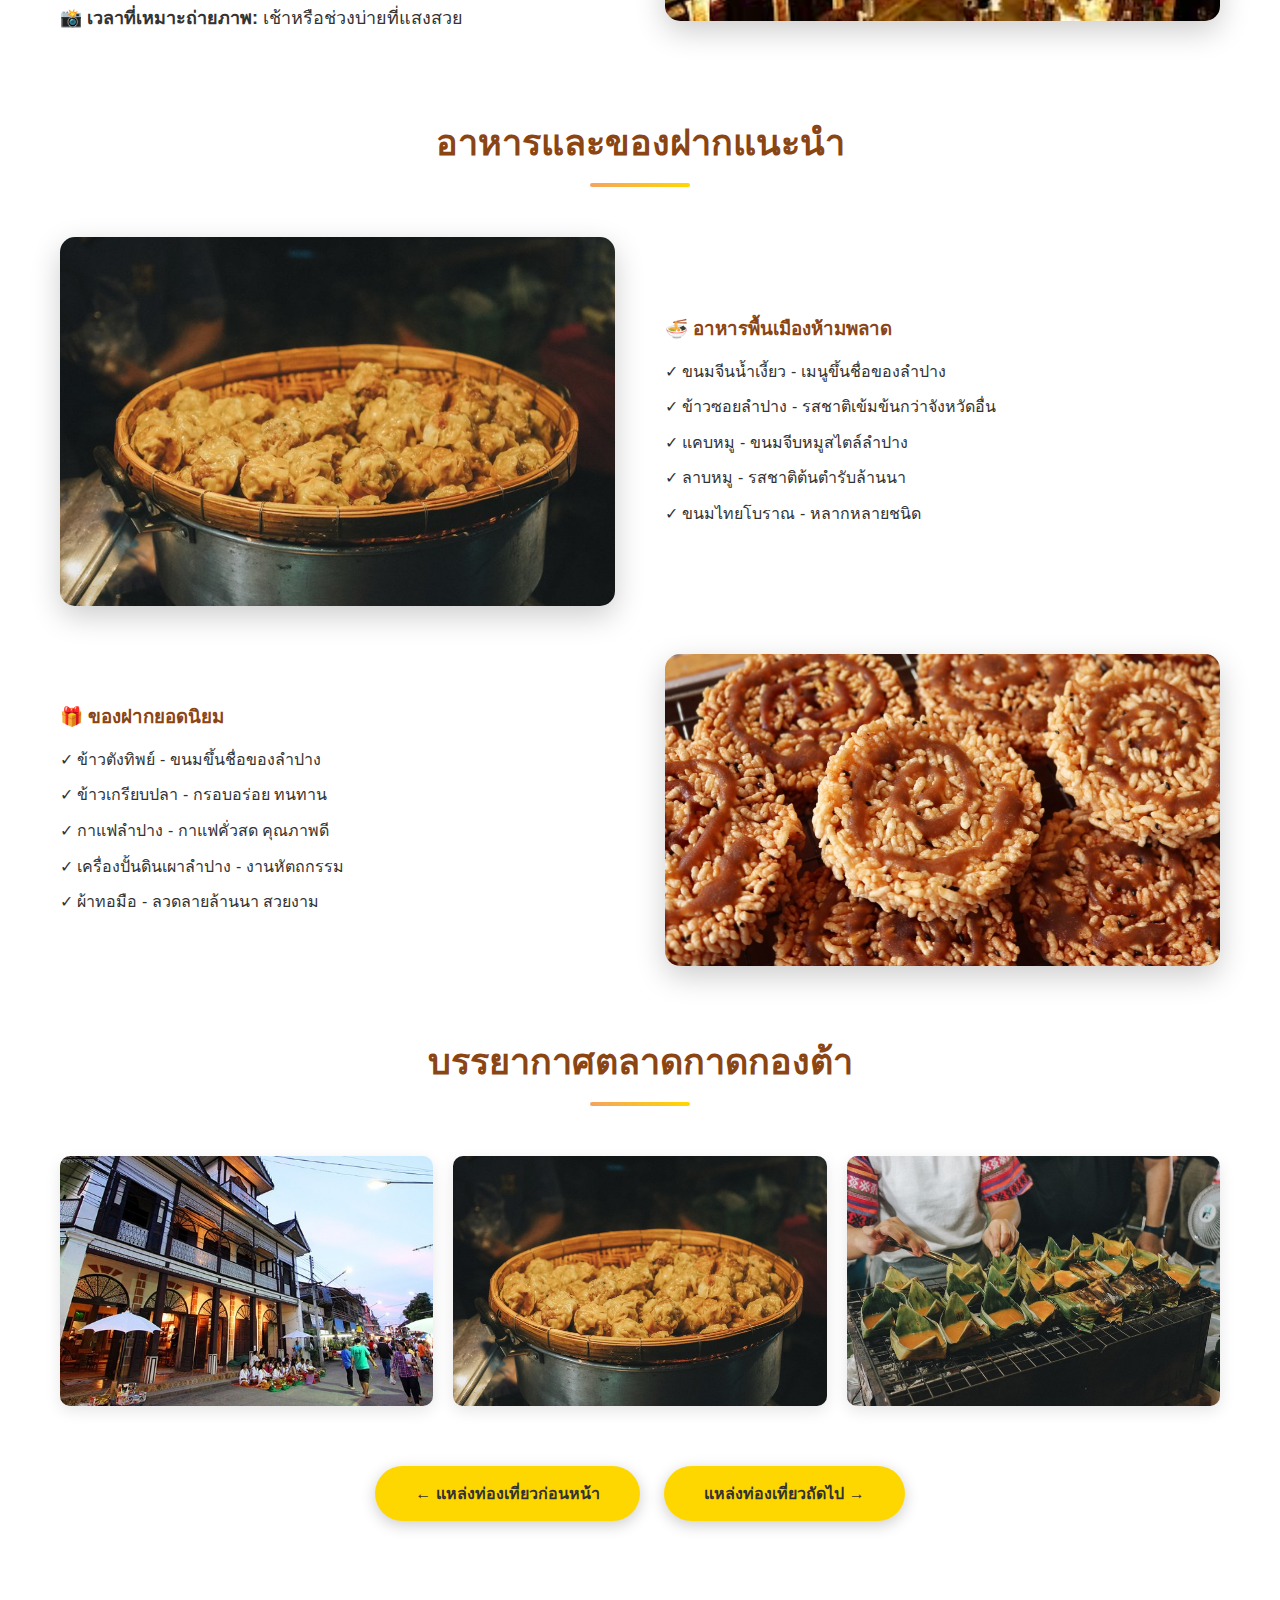
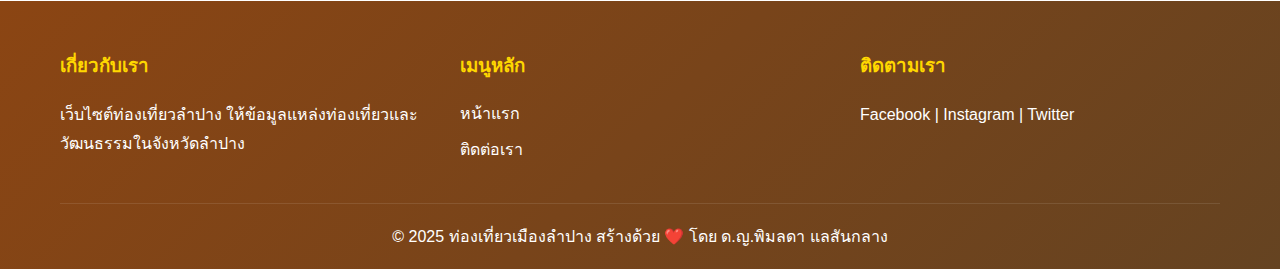
<file: kad-kong-ta.html>
<!DOCTYPE html>
<html lang="th">
<head>
    <meta charset="UTF-8">
    <meta name="viewport" content="width=device-width, initial-scale=1.0">
    <title>ตลาดกาดกองต้า - ท่องเที่ยวลำปาง</title>
    <link rel="stylesheet" href="styles.css">
</head>
<body>
    <header>
        <div class="container">
            <div class="logo">
                <h1>🐘 ลำปางเมืองรถม้า</h1>
            </div>
            <nav>
                <ul>
                    <li><a href="index.html">หน้าแรก</a></li>
                    <li><a href="wat-phra-that.html">วัดพระธาตุ</a></li>
                    <li><a href="kad-kong-ta.html" class="active">ตลาดกาดกองต้า</a></li> 
                    <li><a href="elephant-center.html">ศูนย์อนุรักษ์ช้าง</a></li>
                    <li><a href="contact.html">ติดต่อเรา</a></li>
                </ul>
            </nav>
        </div>
    </header>

    <section class="detail-hero" style="background-image: linear-gradient(rgba(244, 164, 96, 0.8), rgba(210, 105, 30, 0.8)), url('images/coverkongtamarket.jpg');">
        <h2>ตลาดกาดกองต้า</h2>
    </section>

    <section class="detail-content">
        <div class="container">
            <div class="content-wrapper">
                <div class="content-image">
                    <img src="images/kongtamarket1.jpg" alt="ตลาดกาดกองต้า">
                </div>
                <div class="content-text">
                    <h2 style="color: #8B4513; margin-bottom: 20px;">เกี่ยวกับตลาดกาดกองต้า</h2>
                    <p>ตลาดกาดกองต้าเป็นตลาดโบราณริมแม่น้ำวังที่มีอายุกว่า 100 ปี เป็นแหล่งรวมของอาหารพื้นเมือง สินค้าหัตถกรรมและของฝากลำปาง</p>
                    <p>บรรยากาศของตลาดยังคงความเป็นย้อนยุค มีอาคารไม้โบราณ ร้านค้าเก่าแก่ และวิถีชีวิตแบบดั้งเดิมที่ยังคงอนุรักษ์ไว้ เป็นสถานที่ที่นักท่องเที่ยวนิยมมาเยี่ยมชมและถ่ายภาพ</p>
                </div>
            </div>

            <div class="info-box">
                <h3>✨ สิ่งที่น่าสนใจในตลาด</h3>
                <ul>
                    <li>อาหารพื้นเมืองลำปาง: ขนมจีนน้ำเงี้ยว ข้าวซอย แคบหมู</li>
                    <li>ของฝากลำปาง: ข้าวตังทิพย์ ข้าวเกรียบปลา กาแฟลำปาง</li>
                    <li>สินค้าหัตถกรรม: เครื่องปั้นดินเผา ผ้าทอมือ ของที่ระลึก</li>
                    <li>อาคารไม้โบราณ สถาปัตยกรรมแบบล้านนา</li>
                    <li>บรรยากาศย้อนยุค เหมาะสำหรับการถ่ายภาพ</li>
                    <li>วิถีชีวิตชุมชนริมแม่น้ำวัง</li>
                </ul>
            </div>

            <div class="content-wrapper" style="margin-top: 60px;">
                <div class="content-text">
                    <h3 style="color: #8B4513; margin-bottom: 20px;">ข้อมูลสำหรับผู้เยี่ยมชม</h3>
                    <p><strong>📍 ที่อยู่:</strong> ถนนตลาดเก้าช้าง ตำบลสวนดอก อำเภอเมืองลำปาง จังหวัดลำปาง</p>
                    <p><strong>⏰ เวลาเปิด-ปิด:</strong> ทุกวัน 06:00 - 18:00 น. (ร้านบางร้านเปิดจนถึง 20:00 น.)</p>
                    <p><strong>💰 งบประมาณแนะนำ:</strong> 200-500 บาท สำหรับอาหารและของฝาก</p>
                    <p><strong>🚗 การเดินทาง:</strong> อยู่ใจกลางเมืองลำปาง เดินทางได้สะดวกทุกเส้นทาง</p>
                    <p><strong>🅿️ ที่จอดรถ:</strong> มีลานจอดรถริมแม่น้ำวัง</p>
                    <p><strong>📸 เวลาที่เหมาะถ่ายภาพ:</strong> เช้าหรือช่วงบ่ายที่แสงสวย</p>
                </div>
                <div class="content-image">
                    <img src="images/kongtamarket3.jpg" alt="บรรยากาศตลาด">
                </div>
            </div>

            <div style="margin-top: 60px;">
                <h2 class="section-title">อาหารและของฝากแนะนำ</h2>
                <div class="content-wrapper" style="margin-bottom: 40px;">
                    <div class="content-image">
                        <img src="images/kongtamarket6.jpg" alt="อาหารพื้นเมือง">
                    </div>
                    <div class="content-text">
                        <h3 style="color: #8B4513; margin-bottom: 15px;">🍜 อาหารพื้นเมืองห้ามพลาด</h3>
                        <ul style="list-style: none; padding-left: 0;">
                            <li style="margin-bottom: 10px;">✓ ขนมจีนน้ำเงี้ยว - เมนูขึ้นชื่อของลำปาง</li>
                            <li style="margin-bottom: 10px;">✓ ข้าวซอยลำปาง - รสชาติเข้มข้นกว่าจังหวัดอื่น</li>
                            <li style="margin-bottom: 10px;">✓ แคบหมู - ขนมจีบหมูสไตล์ลำปาง</li>
                            <li style="margin-bottom: 10px;">✓ ลาบหมู - รสชาติต้นตำรับล้านนา</li>
                            <li style="margin-bottom: 10px;">✓ ขนมไทยโบราณ - หลากหลายชนิด</li>
                        </ul>
                    </div>
                </div>

                <div class="content-wrapper">
                    <div class="content-text">
                        <h3 style="color: #8B4513; margin-bottom: 15px;">🎁 ของฝากยอดนิยม</h3>
                        <ul style="list-style: none; padding-left: 0;">
                            <li style="margin-bottom: 10px;">✓ ข้าวตังทิพย์ - ขนมขึ้นชื่อของลำปาง</li>
                            <li style="margin-bottom: 10px;">✓ ข้าวเกรียบปลา - กรอบอร่อย ทนทาน</li>
                            <li style="margin-bottom: 10px;">✓ กาแฟลำปาง - กาแฟคั่วสด คุณภาพดี</li>
                            <li style="margin-bottom: 10px;">✓ เครื่องปั้นดินเผาลำปาง - งานหัตถกรรม</li>
                            <li style="margin-bottom: 10px;">✓ ผ้าทอมือ - ลวดลายล้านนา สวยงาม</li>
                        </ul>
                    </div>
                    <div class="content-image">
                        <img src="images/kong0.jpg" alt="ของฝาก">
                    </div>
                </div>
            </div>

            <div style="margin-top: 60px;">
                <h2 class="section-title">บรรยากาศตลาดกาดกองต้า</h2>
                <div class="gallery">
                    <img src="images/kongtamarket1.jpg" alt="ตลาด 1">
                    <img src="images/kongtamarket6.jpg" alt="ตลาด 2">
                    <img src="images/kongtamarket7.jpg" alt="อาหาร">
                </div>
            </div>

            <div style="margin-top: 60px; text-align: center;">
                <a href="wat-phra-that.html" class="btn" style="margin-right: 20px;">← แหล่งท่องเที่ยวก่อนหน้า</a>
                <a href="elephant-center.html" class="btn">แหล่งท่องเที่ยวถัดไป →</a>
            </div>
        </div>
    </section>

    <footer>
        <div class="container">
            <div class="footer-content">
                <div class="footer-section">
                    <h3>เกี่ยวกับเรา</h3>
                    <p>เว็บไซต์ท่องเที่ยวลำปาง ให้ข้อมูลแหล่งท่องเที่ยวและวัฒนธรรมในจังหวัดลำปาง</p>
                </div>
                <div class="footer-section">
                    <h3>เมนูหลัก</h3>
                    <ul>
                        <li><a href="index.html">หน้าแรก</a></li>
                        <li><a href="contact.html">ติดต่อเรา</a></li>
                    </ul>
                </div>
                <div class="footer-section">
                    <h3>ติดตามเรา</h3>
                    <p>Facebook | Instagram | Twitter</p>
                </div>
            </div>
            <div class="footer-bottom">
                <p>&copy; 2025 ท่องเที่ยวเมืองลำปาง สร้างด้วย ❤️ โดย ด.ญ.พิมลดา แลสันกลาง</p>
            </div>
        </div>
    </footer>
</body>
</html>
</file>
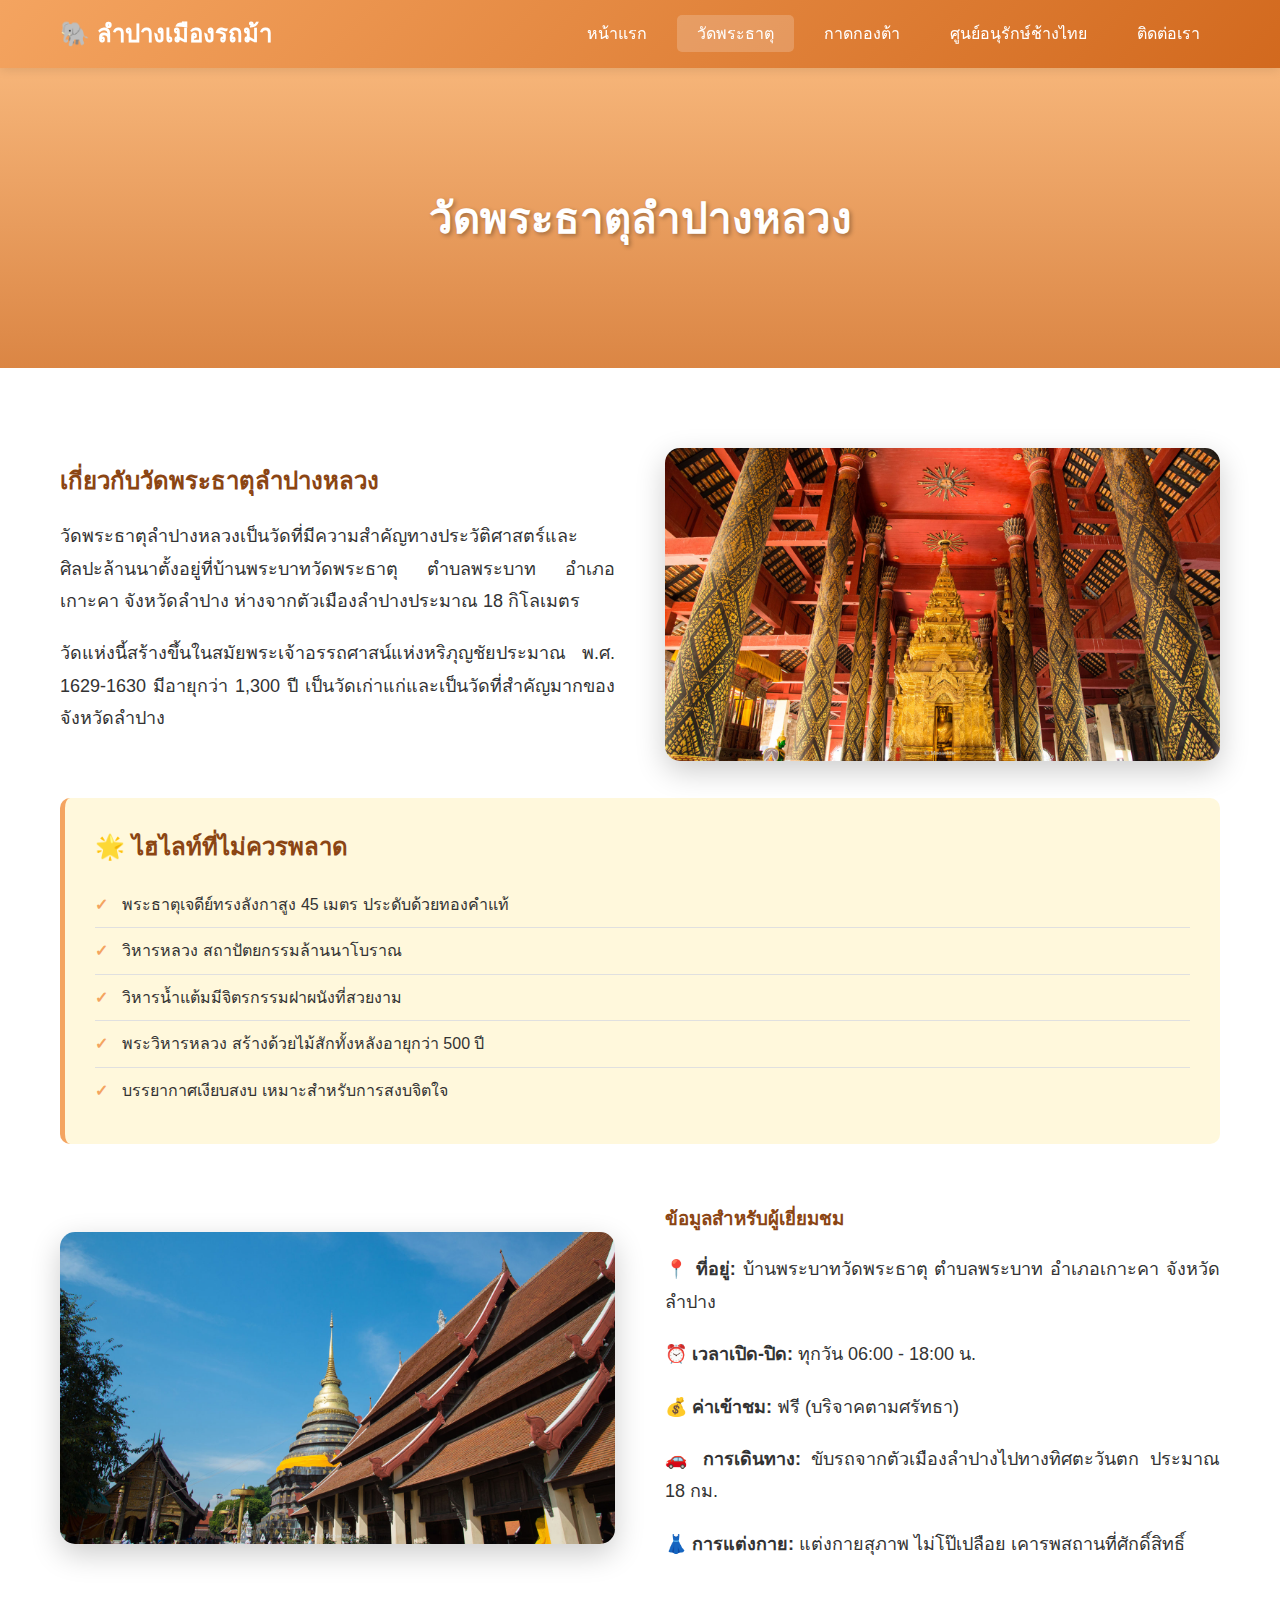
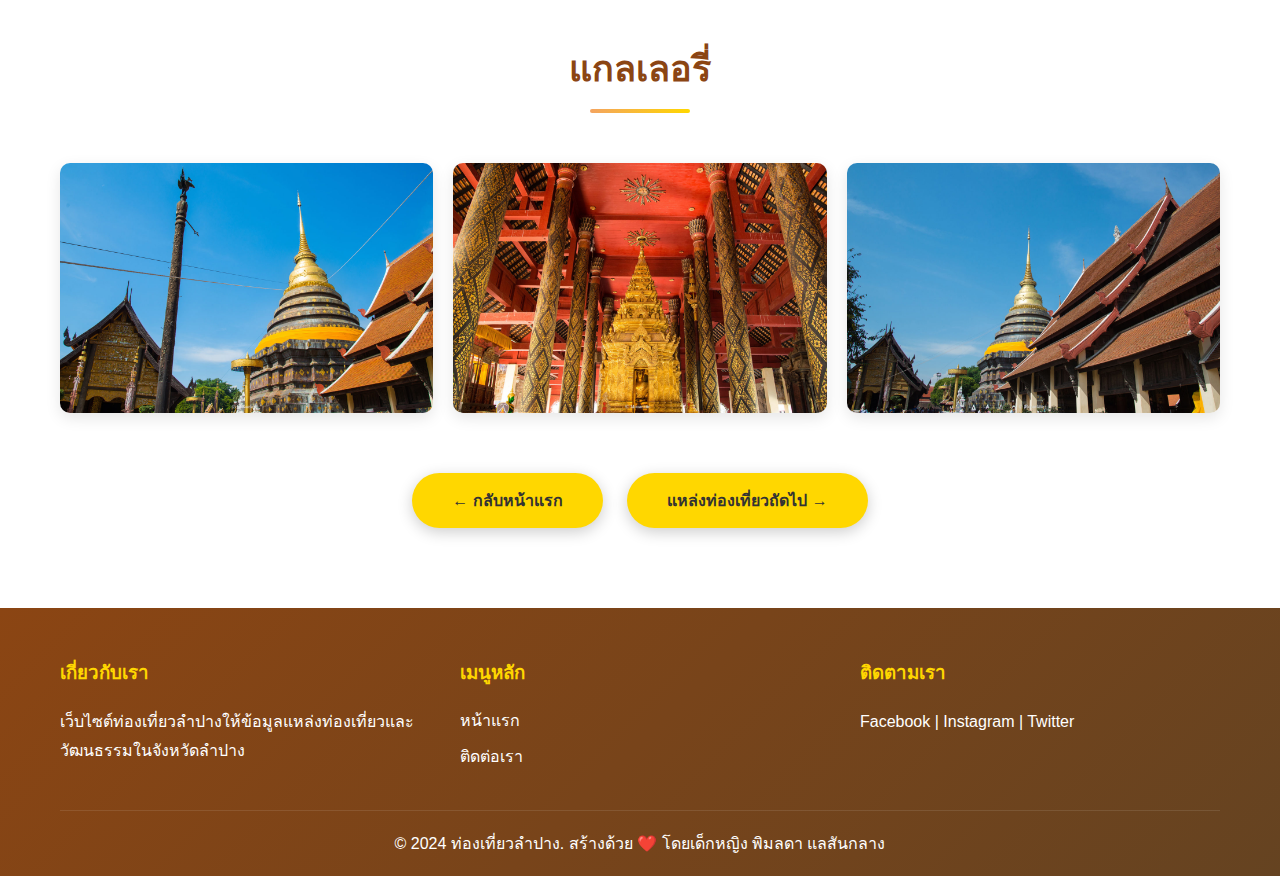
<file: wat-phra-that.html>
<!DOCTYPE html>
<html lang="th">
<head>
    <meta charset="UTF-8">
    <meta name="viewport" content="width=device-width, initial-scale=1.0">
    <title>วัดพระธาตุลำปางหลวง - ท่องเที่ยวลำปาง</title>
    <link rel="stylesheet" href="styles.css">
</head>
<body>
    <header>
        <div class="container">
            <div class="logo">
                <h1>🐘 ลำปางเมืองรถม้า</h1>
            </div>
            <nav>
                <ul>
                    <li><a href="index.html">หน้าแรก</a></li>
                    <li><a href="wat-phra-that.html" class="active">วัดพระธาตุ</a></li>
                    <li><a href="kad-kong-ta.html">กาดกองต้า</a></li>
                    <li><a href="elephant-center.html">ศูนย์อนุรักษ์ช้างไทย</a></li>
                    <li><a href="contact.html">ติดต่อเรา</a></li>
                </ul>
            </nav>
        </div>
    </header>

    <section class="detail-hero" style="background-image: linear-gradient(rgba(244, 164, 96, 0.8), rgba(210, 105, 30, 0.8)), url('https://images.unsplash.com/photo-1551882547-ff40c63fe5fa?w=1600&h=400&fit=crop');">
        <h2>วัดพระธาตุลำปางหลวง</h2>
    </section>

    <section class="detail-content">
        <div class="container">
            <div class="content-wrapper">
                <div class="content-text">
                    <h2 style="color: #8B4513; margin-bottom: 20px;">เกี่ยวกับวัดพระธาตุลำปางหลวง</h2>
                    <p>วัดพระธาตุลำปางหลวงเป็นวัดที่มีความสำคัญทางประวัติศาสตร์และศิลปะล้านนาตั้งอยู่ที่บ้านพระบาทวัดพระธาตุ ตำบลพระบาท อำเภอเกาะคา จังหวัดลำปาง ห่างจากตัวเมืองลำปางประมาณ 18 กิโลเมตร</p>
                    <p>วัดแห่งนี้สร้างขึ้นในสมัยพระเจ้าอรรถศาสน์แห่งหริภุญชัยประมาณ พ.ศ. 1629-1630 มีอายุกว่า 1,300 ปี เป็นวัดเก่าแก่และเป็นวัดที่สำคัญมากของจังหวัดลำปาง</p>
                </div>
                <div class="content-image">
                    <img src="images/Watphrathatlampangluang2.jpg" alt="วัดพระธาตุลำปางหลวง">
                </div>
            </div>

            <div class="info-box">
                <h3>🌟 ไฮไลท์ที่ไม่ควรพลาด</h3>
                <ul>
                    <li>พระธาตุเจดีย์ทรงลังกาสูง 45 เมตร ประดับด้วยทองคำแท้</li>
                    <li>วิหารหลวง สถาปัตยกรรมล้านนาโบราณ</li>
                    <li>วิหารน้ำแต้มมีจิตรกรรมฝาผนังที่สวยงาม</li>
                    <li>พระวิหารหลวง สร้างด้วยไม้สักทั้งหลังอายุกว่า 500 ปี</li>
                    <li>บรรยากาศเงียบสงบ เหมาะสำหรับการสงบจิตใจ</li>
                </ul>
            </div>

            <div class="content-wrapper" style="margin-top: 60px;">
                <div class="content-image">
                    <img src="images/Watphrathatlampangluang3.jpg" alt="พระธาตุเจดีย์">
                </div>
                <div class="content-text">
                    <h3 style="color: #8B4513; margin-bottom: 20px;">ข้อมูลสำหรับผู้เยี่ยมชม</h3>
                    <p><strong>📍 ที่อยู่: </strong> บ้านพระบาทวัดพระธาตุ ตำบลพระบาท อำเภอเกาะคา จังหวัดลำปาง</p>
                    <p><strong>⏰ เวลาเปิด-ปิด:</strong> ทุกวัน 06:00 - 18:00 น.</p>
                    <p><strong>💰 ค่าเข้าชม:</strong> ฟรี (บริจาคตามศรัทธา)</p>
                    <p><strong>🚗 การเดินทาง:</strong> ขับรถจากตัวเมืองลำปางไปทางทิศตะวันตก ประมาณ 18 กม.</p>
                    <p><strong>👗 การแต่งกาย:</strong> แต่งกายสุภาพ ไม่โป๊เปลือย เคารพสถานที่ศักดิ์สิทธิ์</p>
                </div>
            </div>

            <div style="margin-top: 60px;">
                <h2 class="section-title">แกลเลอรี่</h2>
                <div class="gallery">
                    <img src="images/Watphrathatlampangluang.jpg" alt="วัดพระธาตุ 1">
                    <img src="images/Watphrathatlampangluang2.jpg" alt="วัดพระธาตุ 2">
                    <img src="images/Watphrathatlampangluang3.jpg" alt="วัดพระธาตุ 3">
                </div>
            </div>

            <div style="margin-top: 60px; text-align: center;">
                <a href="index.html" class="btn" style="margin-right: 20px;">← กลับหน้าแรก</a>
                <a href="kad-kong-ta.html" class="btn">แหล่งท่องเที่ยวถัดไป →</a>
            </div>
        </div>
    </section>

    <footer>
        <div class="container">
            <div class="footer-content">
                <div class="footer-section">
                    <h3>เกี่ยวกับเรา</h3>
                    <p>เว็บไซต์ท่องเที่ยวลำปางให้ข้อมูลแหล่งท่องเที่ยวและวัฒนธรรมในจังหวัดลำปาง</p>
                </div>
                <div class="footer-section">
                    <h3>เมนูหลัก</h3>
                    <ul>
                        <li><a href="index.html">หน้าแรก</a></li>
                        <li><a href="contact.html">ติดต่อเรา</a></li>
                    </ul>
                </div>
                <div class="footer-section">
                    <h3>ติดตามเรา</h3>
                    <p>Facebook | Instagram | Twitter</p>
                </div>
            </div>
            <div class="footer-bottom">
                <p>&copy; 2024 ท่องเที่ยวลำปาง. สร้างด้วย ❤️ โดยเด็กหญิง พิมลดา แลสันกลาง</p>
            </div>
        </div>
    </footer>
</body>
</html>
</file>
<file: styles.css>
/* ========== ตั้งค่าพื้นฐาน ========== */
* {
  margin: 0;
  padding: 0;
  box-sizing: border-box;
}

body {
  font-family: 'Segoe UI', Tahoma, Geneva, Verdana, sans-serif;
  line-height: 1.6;
  color: #333;
  background-color: #FFF8DC;
}

.container {
  max-width: 1200px;
  margin: 0 auto;
  padding: 0 20px;
}

/* ========== Header และ Navigation ========== */
header {
  background: linear-gradient(135deg, #F4A460 0%, #D2691E 100%);
  box-shadow: 0 2px 10px rgba(0,0,0,0.1);
  position: sticky;
  top: 0;
  z-index: 1000;
}

header .container {
  display: flex;
  justify-content: space-between;
  align-items: center;
  padding: 15px 20px;
}

.logo h1 {
  color: white;
  font-size: 24px;
  font-weight: bold;
}

nav ul {
  display: flex;
  list-style: none;
  gap: 10px;
}

nav ul li a {
  color: white;
  text-decoration: none;
  padding: 10px 20px;
  border-radius: 5px;
  transition: all 0.3s ease;
  font-weight: 500;
}

nav ul li a:hover,
nav ul li a.active {
  background-color: rgba(255, 255, 255, 0.2);
  transform: translateY(-2px);
}

/* ========== Hero Section ========== */
.hero {
  background: linear-gradient(rgba(244, 164, 96, 0.8), rgba(210, 105, 30, 0.8)),
  url('images/lampang2.jpg') center/cover;
  height: 500px;
  display: flex;
  align-items: center;
  justify-content: center;
  text-align: center;
  color: white;
}

.hero-content h2 {
  font-size: 48px;
  margin-bottom: 20px;
  text-shadow: 2px 2px 4px rgba(0,0,0,0.3);
}

.hero-content p {
  font-size: 24px;
  margin-bottom: 30px;
  text-shadow: 1px 1px 2px rgba(0,0,0,0.3);
}

.btn {
  display: inline-block;
  padding: 15px 40px;
  background-color: #FFD700;
  color: #333;
  text-decoration: none;
  border-radius: 50px;
  font-weight: bold;
  transition: all 0.3s ease;
  box-shadow: 0 4px 15px rgba(0,0,0,0.2);
}

.btn:hover {
  background-color: #FFA500;
  transform: translateY(-3px);
  box-shadow: 0 6px 20px rgba(0,0,0,0.3);
}

/* ========== Section Title ========== */
.section-title {
  text-align: center;
  font-size: 36px;
  color: #8B4513;
  margin-bottom: 50px;
  position: relative;
  padding-bottom: 15px;
}

.section-title::after {
  content: '';
  position: absolute;
  bottom: 0;
  left: 50%;
  transform: translateX(-50%);
  width: 100px;
  height: 4px;
  background: linear-gradient(90deg, #F4A460, #FFD700);
  border-radius: 2px;
}

/* ========== About Section ========== */
.about {
  padding: 80px 0;
  background-color: white;
}

.content-wrapper {
  display: flex;
  align-items: center;
  gap: 50px;
}

.content-text {
  flex: 1;
}

.content-text p {
  font-size: 18px;
  margin-bottom: 20px;
  text-align: justify;
  line-height: 1.8;
}

.content-image {
  flex: 1;
}

.content-image img {
  width: 100%;
  border-radius: 15px;
  box-shadow: 0 10px 30px rgba(0,0,0,0.2);
  transition: transform 0.3s ease;
}

.content-image img:hover {
  transform: scale(1.05);
}

/* ========== Attractions Section ========== */
.attractions {
  padding: 80px 0;
}

.attraction-item {
  display: flex;
  align-items: center;
  gap: 50px;
  margin-bottom: 60px;
  background-color: white;
  padding: 40px;
  border-radius: 15px;
  box-shadow: 0 5px 20px rgba(0,0,0,0.1);
  transition: transform 0.3s ease;
}

.attraction-item:hover {
  transform: translateY(-5px);
  box-shadow: 0 10px 30px rgba(0,0,0,0.15);
}

.attraction-item.reverse {
  flex-direction: row-reverse;
}

.attraction-image {
  flex: 1;
}

.attraction-image img {
  width: 100%;
  border-radius: 10px;
  box-shadow: 0 5px 15px rgba(0,0,0,0.1);
}

.attraction-content {
  flex: 1;
}

.attraction-content h3 {
  font-size: 28px;
  color: #8B4513;
  margin-bottom: 20px;
}

.attraction-content p {
  font-size: 16px;
  line-height: 1.8;
  margin-bottom: 20px;
  text-align: justify;
}

.btn-link {
  display: inline-block;
  color: #F4A460;
  text-decoration: none;
  font-weight: bold;
  font-size: 18px;
  transition: all 0.3s ease;
}

.btn-link:hover {
  color: #D2691E;
  transform: translateX(5px);
}

/* ========== Detail Page Styles ========== */
.detail-hero {
  background: linear-gradient(rgba(244, 164, 96, 0.8), rgba(210, 105, 30, 0.8)),
  url('https://images.unsplash.com/photo-1551882547-ff40c63fe5fa?w=1600&h=400&fit=crop') center/cover;
  height: 300px;
  display: flex;
  align-items: center;
  justify-content: center;
  text-align: center;
  color: white;
}

.detail-hero h2 {
  font-size: 42px;
  text-shadow: 2px 2px 4px rgba(0,0,0,0.3);
}

.detail-content {
  padding: 80px 0;
  background-color: white;
}

.info-box {
  background-color: #FFF8DC;
  padding: 30px;
  border-radius: 10px;
  border-left: 5px solid #F4A460;
  margin: 30px 0;
}

.info-box h3 {
  color: #8B4513;
  margin-bottom: 15px;
  font-size: 24px;
}

.info-box ul {
  list-style: none;
  padding-left: 0;
}

.info-box ul li {
  padding: 10px 0;
  border-bottom: 1px solid #e0e0e0;
  font-size: 16px;
}

.info-box ul li:last-child {
  border-bottom: none;
}

.info-box ul li::before {
  content: "✓ ";
  color: #F4A460;
  font-weight: bold;
  margin-right: 10px;
}

.gallery {
  display: grid;
  grid-template-columns: repeat(auto-fit, minmax(300px, 1fr));
  gap: 20px;
  margin-top: 40px;
}

.gallery img {
  width: 100%;
  height: 250px;
  object-fit: cover;
  border-radius: 10px;
  box-shadow: 0 5px 15px rgba(0,0,0,0.1);
  transition: transform 0.3s ease;
}

.gallery img:hover {
  transform: scale(1.05);
}

/* ========== Contact Form ========== */
.contact-section {
  padding: 80px 0;
}

.contact-container {
  display: flex;
  gap: 50px;
}

.contact-info {
  flex: 1;
  background-color: white;
  padding: 40px;
  border-radius: 15px;
  box-shadow: 0 5px 20px rgba(0,0,0,0.1);
}

.contact-info h3 {
  color: #8B4513;
  margin-bottom: 20px;
  font-size: 24px;
}

.contact-info p {
  margin-bottom: 15px;
  font-size: 16px;
  line-height: 1.8;
}

.contact-form {
  flex: 1;
  background-color: white;
  padding: 40px;
  border-radius: 15px;
  box-shadow: 0 5px 20px rgba(0,0,0,0.1);
}

.form-group {
  margin-bottom: 25px;
}

.form-group label {
  display: block;
  margin-bottom: 8px;
  color: #8B4513;
  font-weight: bold;
}

.form-group input,
.form-group textarea {
  width: 100%;
  padding: 12px;
  border: 2px solid #e0e0e0;
  border-radius: 5px;
  font-size: 16px;
  transition: border-color 0.3s ease;
}

.form-group input:focus,
.form-group textarea:focus {
  outline: none;
  border-color: #F4A460;
}

.form-group textarea {
  resize: vertical;
  min-height: 150px;
}

.submit-btn {
  width: 100%;
  padding: 15px;
  background: linear-gradient(135deg, #F4A460 0%, #D2691E 100%);
  color: white;
  border: none;
  border-radius: 5px;
  font-size: 18px;
  font-weight: bold;
  cursor: pointer;
  transition: all 0.3s ease;
}

.submit-btn:hover {
  transform: translateY(-2px);
  box-shadow: 0 5px 15px rgba(0,0,0,0.2);
}

/* ========== Footer ========== */
footer {
  background: linear-gradient(135deg, #8B4513 0%, #654321 100%);
  color: white;
  padding: 50px 0 20px;
}

.footer-content {
  display: grid;
  grid-template-columns: repeat(auto-fit, minmax(250px, 1fr));
  gap: 40px;
  margin-bottom: 30px;
}

.footer-section h3 {
  margin-bottom: 20px;
  color: #FFD700;
}

.footer-section p {
  line-height: 1.8;
}

.footer-section ul {
  list-style: none;
}

.footer-section ul li {
  margin-bottom: 10px;
}

.footer-section ul li a {
  color: white;
  text-decoration: none;
  transition: color 0.3s ease;
}

.footer-section ul li a:hover {
  color: #FFD700;
}

.footer-bottom {
  text-align: center;
  padding-top: 20px;
  border-top: 1px solid rgba(255, 255, 255, 0.1);
}

/* ========== Responsive Design ========== */
@media (max-width: 768px) {
  header .container {
    flex-direction: column;
    gap: 15px;
  }

  nav ul {
    flex-wrap: wrap;
    justify-content: center;
  }

  .hero-content h2 {
    font-size: 32px;
  }

  .hero-content p {
    font-size: 18px;
  }

  .content-wrapper,
  .attraction-item,
  .attraction-item.reverse,
  .contact-container {
    flex-direction: column;
  }

  .section-title {
    font-size: 28px;
  }

  .gallery {
    grid-template-columns: 1fr;
  }
}
</file>
